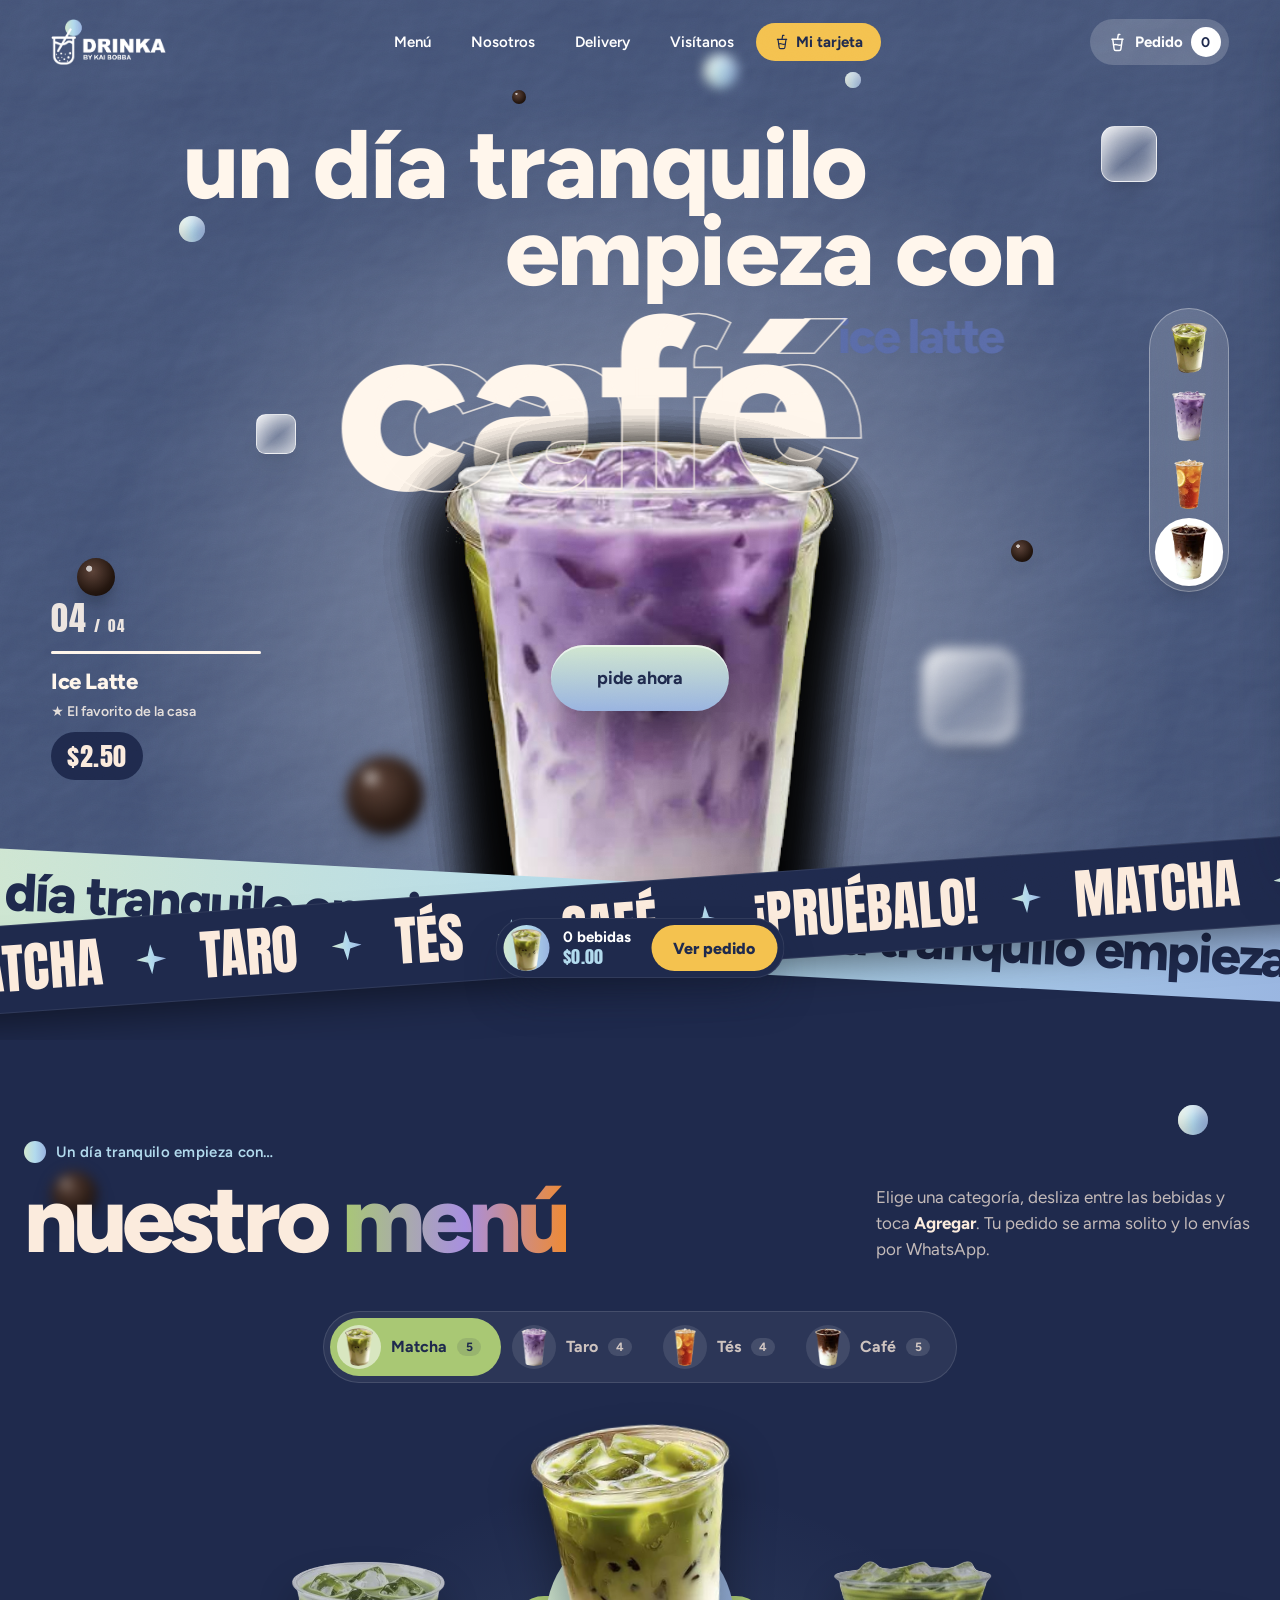
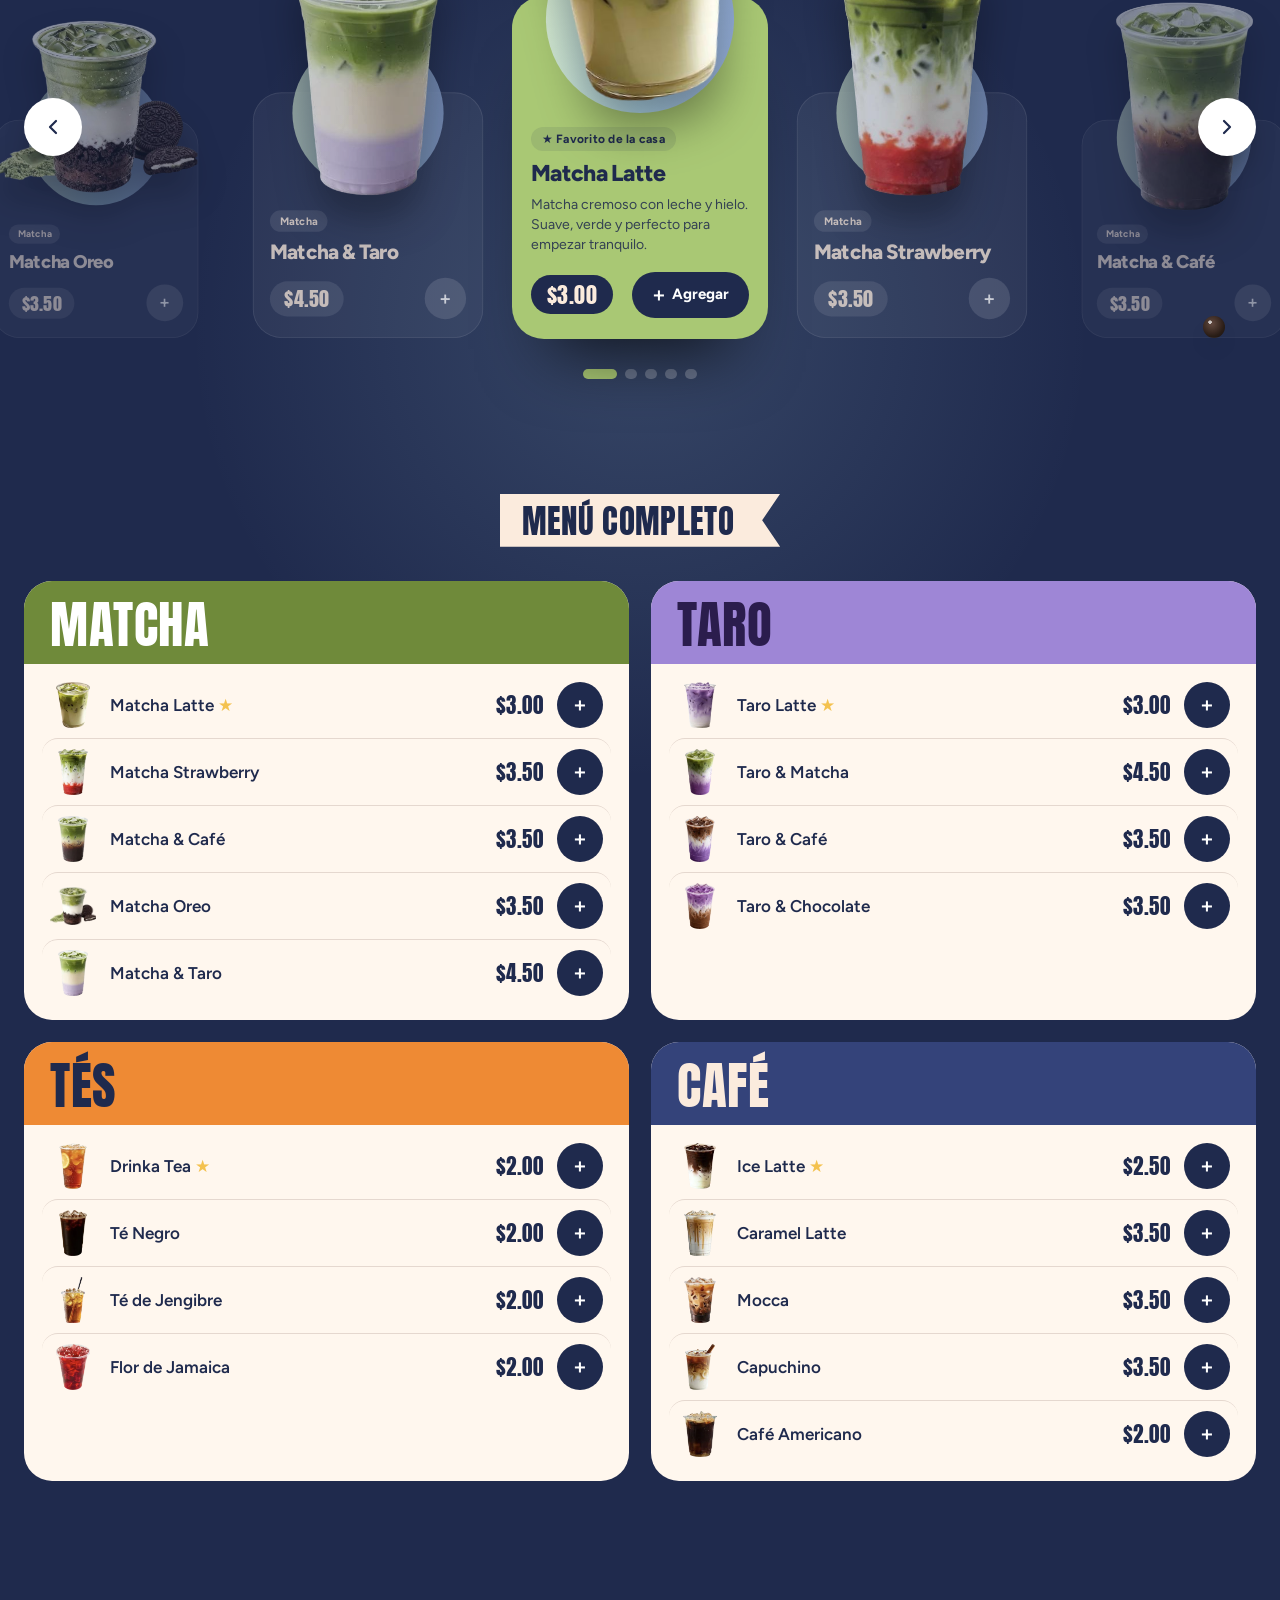
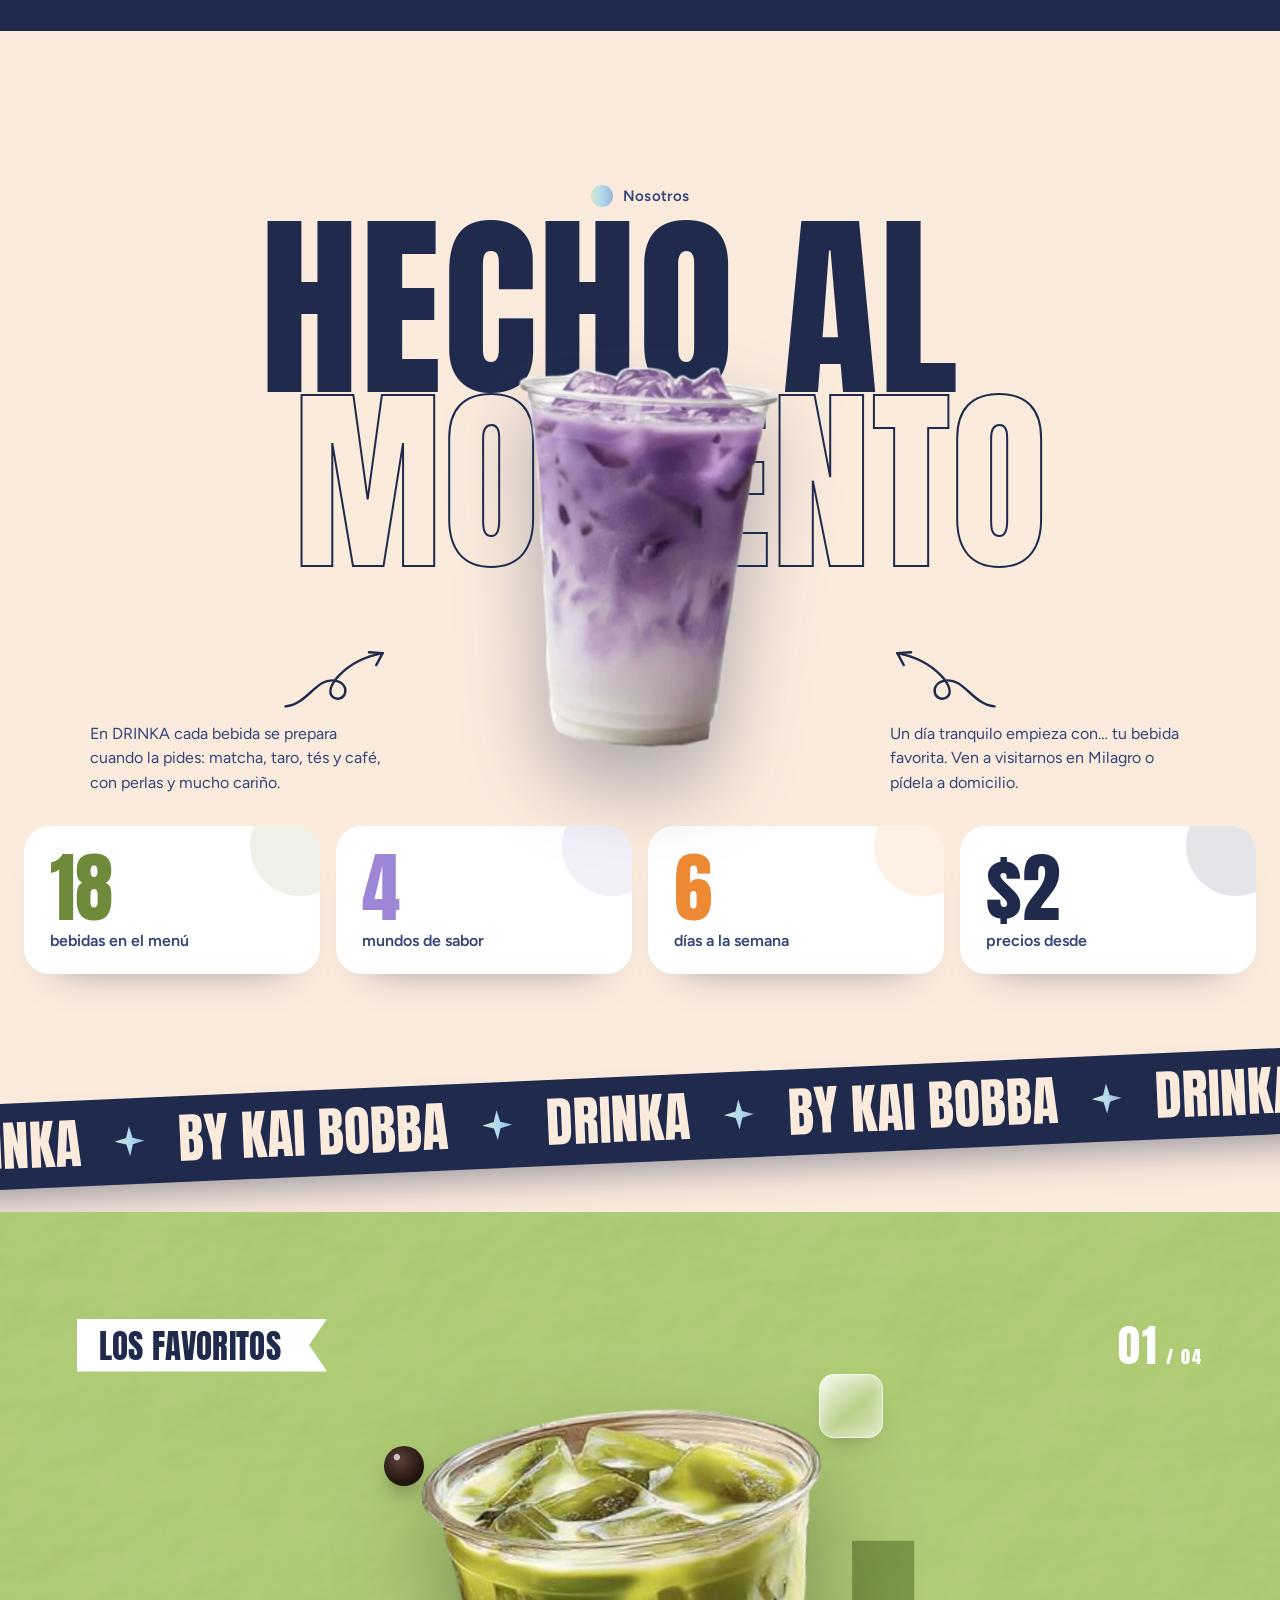
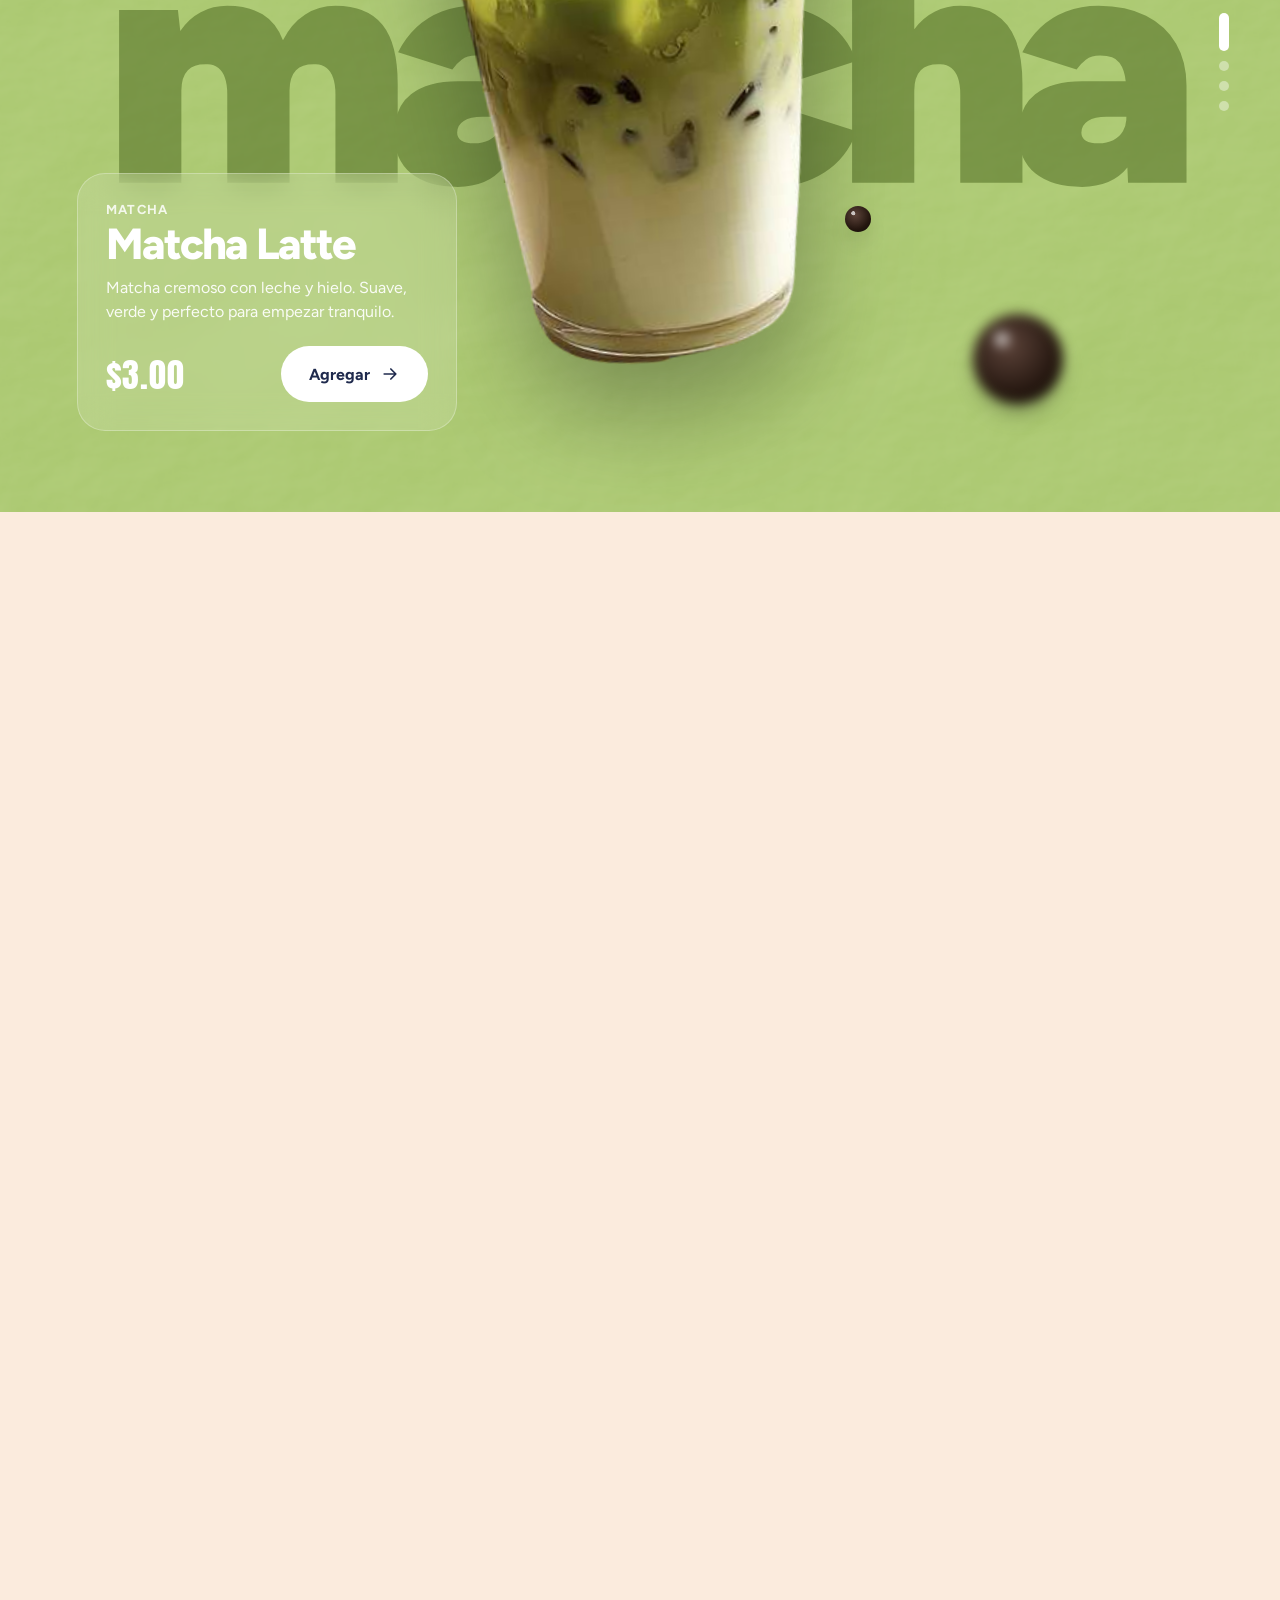
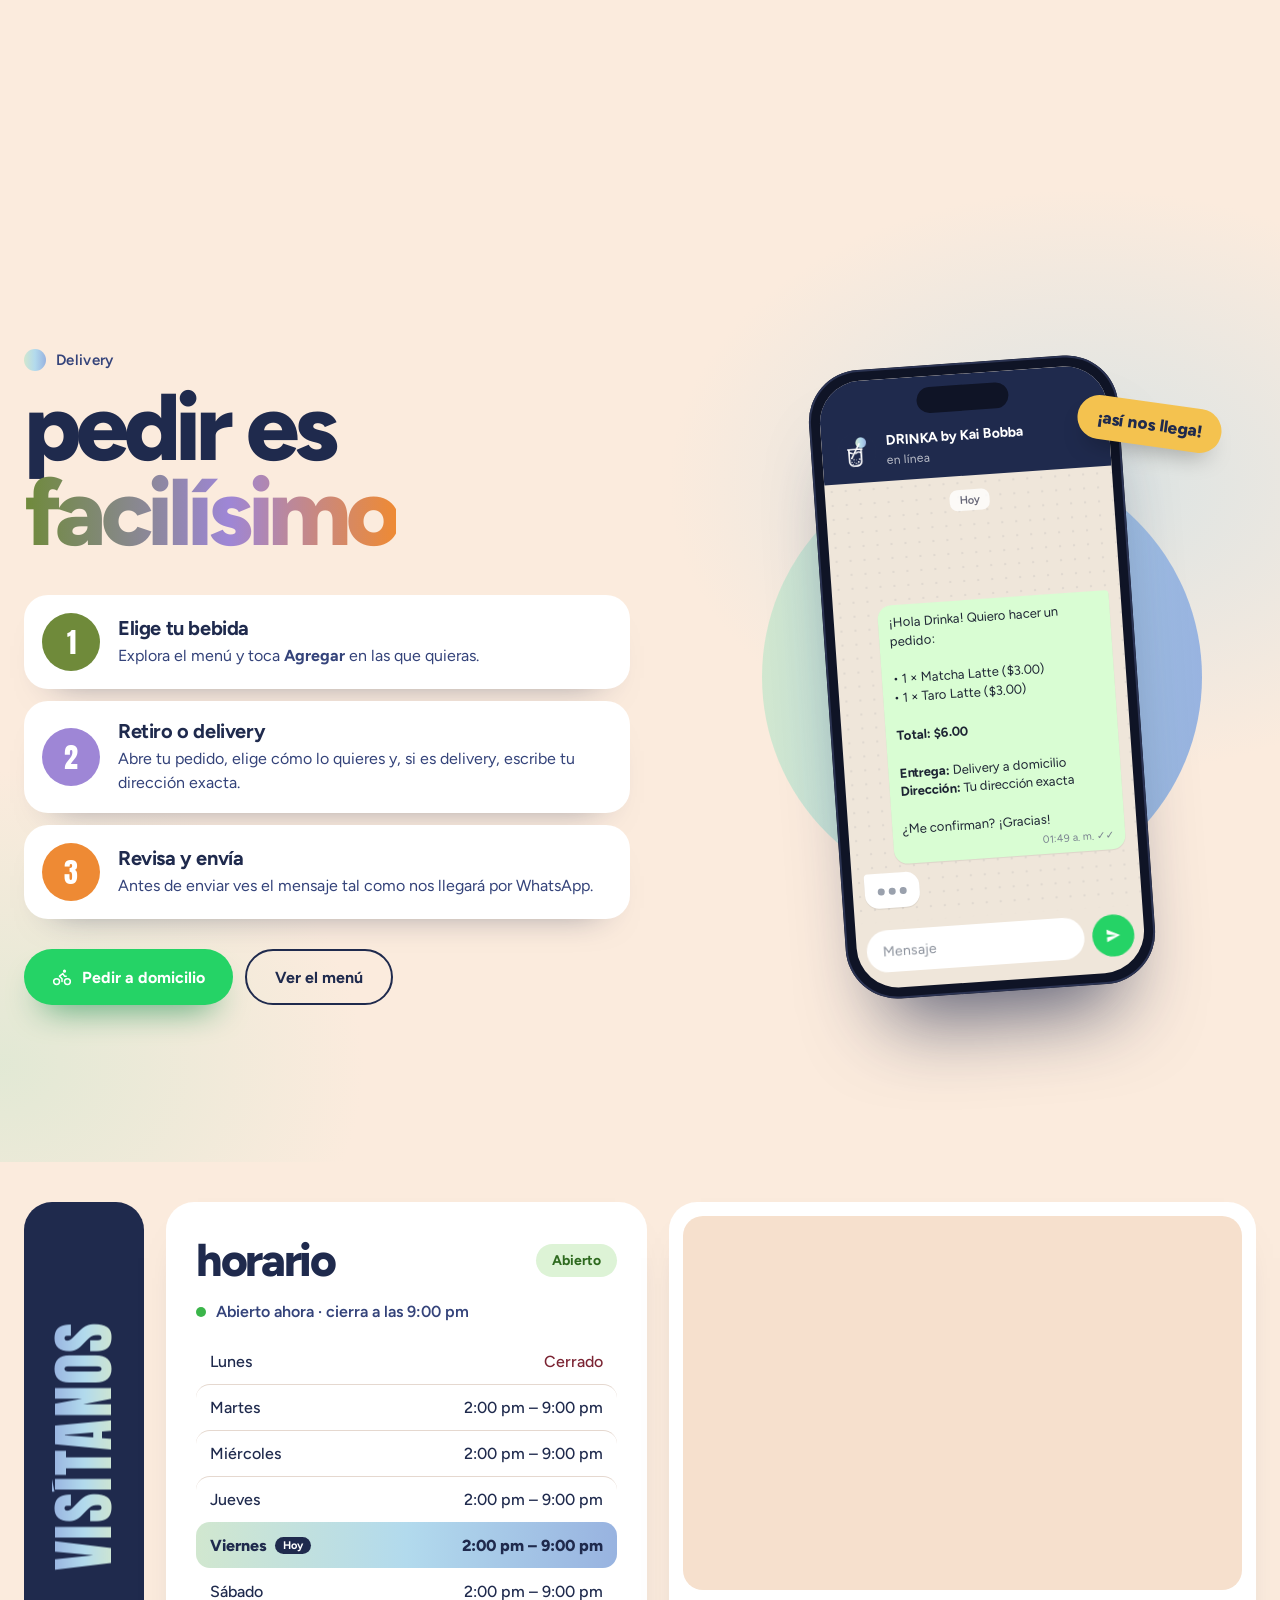
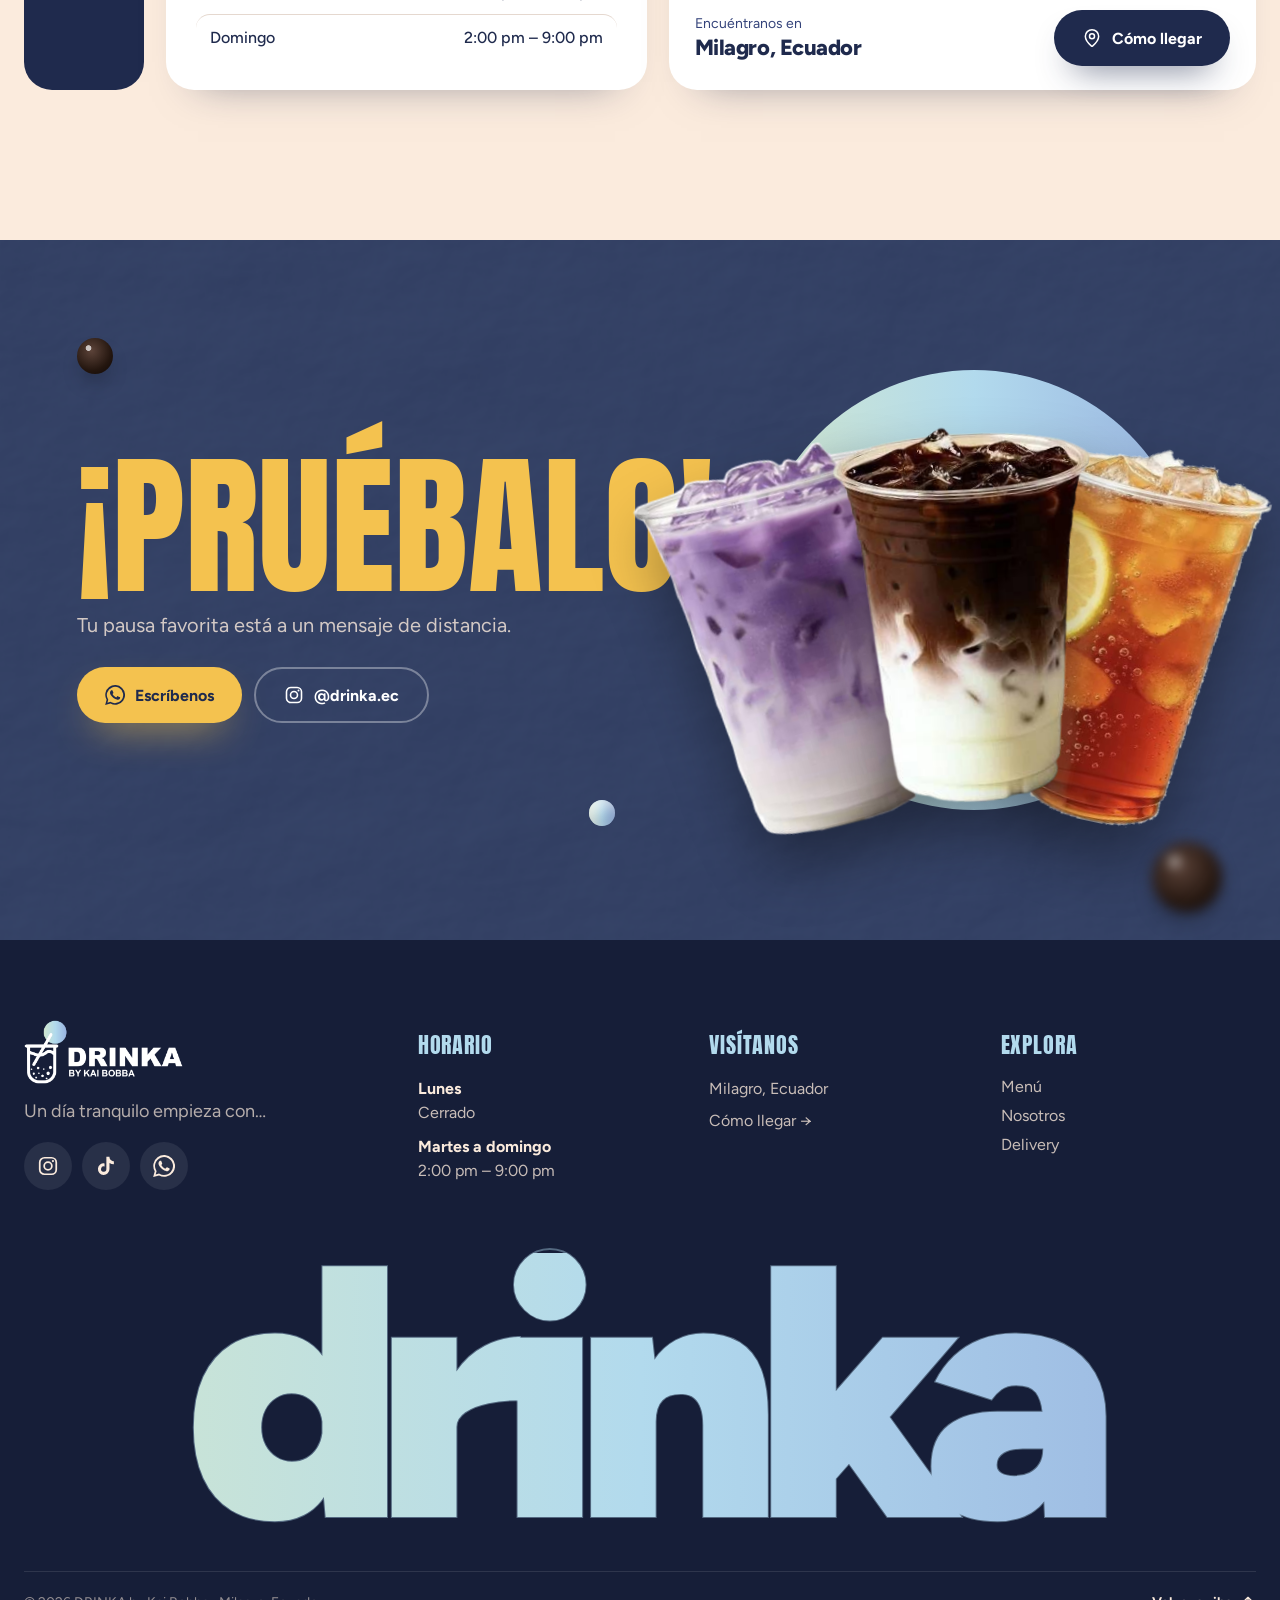
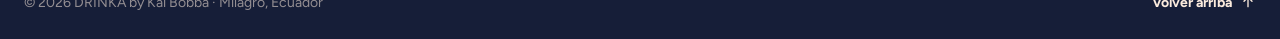
<file: index.html>
<!DOCTYPE html>
<html lang="es">
<head>
<meta charset="UTF-8">
<meta name="viewport" content="width=device-width, initial-scale=1, viewport-fit=cover">
<title>DRINKA by Kai Bobba · Matcha, taro, tés y café</title>
<meta name="description" content="DRINKA by Kai Bobba · Matcha, taro, tés y café en Milagro, Ecuador. Mira el menú, arma tu pedido y envíalo por WhatsApp.">
<meta name="theme-color" content="#1F2A4D">
<meta name="apple-mobile-web-app-title" content="DRINKA">
<meta name="format-detection" content="telephone=no">
<meta property="og:type" content="website">
<meta property="og:title" content="DRINKA by Kai Bobba">
<meta property="og:description" content="Un día tranquilo empieza con… Matcha, taro, tés y café.">
<meta property="og:url" content="https://elohim-desing-ec.github.io/drinka-web/">
<meta property="og:image" content="https://elohim-desing-ec.github.io/drinka-web/assets/og.png">
<meta property="og:image:width" content="1200">
<meta property="og:image:height" content="630">
<meta name="twitter:card" content="summary_large_image">
<link rel="icon" type="image/svg+xml" href="assets/favicon.svg">
<link rel="apple-touch-icon" href="assets/apple-touch-icon.png">
<link rel="preconnect" href="https://fonts.googleapis.com">
<link rel="preconnect" href="https://fonts.gstatic.com" crossorigin>
<link href="https://fonts.googleapis.com/css2?family=Anton&family=Figtree:wght@400;500;600;700;800;900&display=swap" rel="stylesheet">
<link rel="stylesheet" href="styles.css">
<script>
  document.documentElement.classList.add("js");
  try { if (sessionStorage.getItem("drinka-intro")) document.documentElement.classList.add("no-intro"); } catch (e) {}
  // Red de seguridad: pase lo que pase, a los 4 s la página se muestra
  setTimeout(function () {
    document.documentElement.classList.add("no-intro");
    if (document.body) { document.body.classList.add("is-ready"); document.body.classList.remove("is-loading"); }
  }, 4000);
</script>
</head>
<body>

<!-- Íconos -->
<svg class="sprite" aria-hidden="true">
  <defs>
    <linearGradient id="g-perla" x1="0" y1="0" x2="1" y2="0">
      <stop offset="0" stop-color="#D1E7CF"/><stop offset=".5" stop-color="#B2DAED"/><stop offset="1" stop-color="#98B3E0"/>
    </linearGradient>
    <symbol id="i-wa" viewBox="0 0 24 24"><path fill="currentColor" d="M17.5 14.4c-.3-.1-1.8-.9-2-1-.3-.1-.5-.1-.7.1-.2.3-.8 1-.9 1.2-.2.2-.3.2-.6.1-.3-.1-1.3-.5-2.4-1.5-.9-.8-1.5-1.8-1.7-2.1-.2-.3 0-.5.1-.6l.4-.5.3-.5v-.5l-.9-2.2c-.2-.6-.5-.5-.7-.5h-.6c-.2 0-.5.1-.8.4-.3.3-1 1-1 2.5s1.1 2.9 1.2 3.1c.1.2 2.1 3.2 5.1 4.5 2.5 1 3 .8 3.6.7.6-.1 1.8-.7 2-1.4.3-.7.3-1.3.2-1.4l-.6-.4zM12 21.8a9.8 9.8 0 0 1-5-1.4l-.4-.2-3.7 1 1-3.6-.2-.4A9.8 9.8 0 1 1 12 21.8zM20.5 3.5A11.8 11.8 0 0 0 1.9 17.7L.2 24l6.4-1.7A11.8 11.8 0 0 0 20.5 3.5z"/></symbol>
    <symbol id="i-ig" viewBox="0 0 24 24"><g fill="none" stroke="currentColor" stroke-width="1.9"><rect x="3" y="3" width="18" height="18" rx="5.2"/><circle cx="12" cy="12" r="4.2"/></g><circle cx="17.4" cy="6.6" r="1.2" fill="currentColor"/></symbol>
    <symbol id="i-tt" viewBox="0 0 24 24"><path fill="currentColor" d="M19.6 6.7a4.8 4.8 0 0 1-3.8-4.2V2h-3.4v13.4a2.9 2.9 0 1 1-2-2.8V9.2a6.3 6.3 0 1 0 5.4 6.2V8.6a8.2 8.2 0 0 0 4.8 1.5V6.7h-1z"/></symbol>
    <symbol id="i-pin" viewBox="0 0 24 24"><g fill="none" stroke="currentColor" stroke-width="1.8" stroke-linecap="round" stroke-linejoin="round"><path d="M20 10c0 5-5.5 10.2-7.4 11.8a1 1 0 0 1-1.2 0C9.5 20.2 4 15 4 10a8 8 0 0 1 16 0"/><circle cx="12" cy="10" r="3"/></g></symbol>
    <symbol id="i-bag" viewBox="0 0 24 24"><g fill="none" stroke="currentColor" stroke-width="1.8" stroke-linecap="round" stroke-linejoin="round"><path d="m6 8 1.75 12.28a2 2 0 0 0 2 1.72h4.54a2 2 0 0 0 2-1.72L18 8"/><path d="M5 8h14"/><path d="M7 15a6.47 6.47 0 0 1 5 0 6.47 6.47 0 0 0 5 0"/><path d="m12 8 1-6h2"/></g></symbol>
    <symbol id="i-arrow" viewBox="0 0 24 24"><path fill="none" stroke="currentColor" stroke-width="2" stroke-linecap="round" stroke-linejoin="round" d="M5 12h14M13 6l6 6-6 6"/></symbol>
    <symbol id="i-left" viewBox="0 0 24 24"><path fill="none" stroke="currentColor" stroke-width="2.2" stroke-linecap="round" stroke-linejoin="round" d="m15 18-6-6 6-6"/></symbol>
    <symbol id="i-right" viewBox="0 0 24 24"><path fill="none" stroke="currentColor" stroke-width="2.2" stroke-linecap="round" stroke-linejoin="round" d="m9 18 6-6-6-6"/></symbol>
    <symbol id="i-up" viewBox="0 0 24 24"><path fill="none" stroke="currentColor" stroke-width="2" stroke-linecap="round" stroke-linejoin="round" d="M12 19V5M6 11l6-6 6 6"/></symbol>
    <symbol id="i-bike" viewBox="0 0 24 24"><g fill="none" stroke="currentColor" stroke-width="1.8" stroke-linecap="round" stroke-linejoin="round"><circle cx="18.5" cy="17.5" r="3.5"/><circle cx="5.5" cy="17.5" r="3.5"/><circle cx="15" cy="5" r="1"/><path d="M12 17.5V14l-3-3 4-3 2 3h2"/></g></symbol>
    <symbol id="i-store" viewBox="0 0 24 24"><g fill="none" stroke="currentColor" stroke-width="1.8" stroke-linecap="round" stroke-linejoin="round"><path d="M3 9l1.5-5h15L21 9"/><path d="M3 9h18v1.5a3 3 0 0 1-6 0 3 3 0 0 1-6 0 3 3 0 0 1-6 0z"/><path d="M5 13v8h14v-8M10 21v-5h4v5"/></g></symbol>
    <symbol id="i-check" viewBox="0 0 24 24"><path fill="none" stroke="currentColor" stroke-width="2.4" stroke-linecap="round" stroke-linejoin="round" d="m5 12.5 4.5 4.5L19 7.5"/></symbol>
    <symbol id="i-send" viewBox="0 0 24 24"><path fill="currentColor" d="M3.4 20.4 21 12 3.4 3.6 3.4 10l12.6 2-12.6 2z"/></symbol>
  </defs>
</svg>

<!-- ============ INTRO ============ -->
<div class="intro" id="intro" aria-hidden="true">
  <div class="intro__inner">
    <svg class="iso" viewBox="0 0 545 805">
      <circle class="iso__perla" cx="391" cy="154" r="144" fill="url(#g-perla)"/>
      <g fill="none" stroke="#fff" stroke-linecap="round" stroke-linejoin="round">
        <path class="iso__draw iso__cup" pathLength="1" stroke-width="38" d="M55,340 V647 A130,130 0 0 0 185,777 H255 A130,130 0 0 0 385,647 V340"/>
        <path class="iso__draw iso__wave" pathLength="1" stroke-width="36" d="M74,410 C130,420 170,447 205,444 C245,440 275,400 310,400 C335,400 352,410 366,420"/>
      </g>
      <rect class="iso__rim" x="8" y="306" width="424" height="40" rx="20" fill="#fff"/>
      <g class="iso__straw">
        <line x1="205" y1="415" x2="173" y2="471" stroke="#1F2A4D" stroke-width="58"/>
        <line x1="340" y1="180" x2="121" y2="562" stroke="#fff" stroke-width="38" stroke-linecap="round"/>
      </g>
      <g class="iso__pearls" fill="#fff">
        <circle style="--d:0" cx="176" cy="602" r="16"/><circle style="--d:1" cx="331" cy="597" r="19"/>
        <circle style="--d:2" cx="94" cy="620" r="9"/><circle style="--d:3" cx="248" cy="617" r="9"/>
        <circle style="--d:4" cx="302" cy="669" r="21"/><circle style="--d:5" cx="121" cy="673" r="14"/>
        <circle style="--d:6" cx="185" cy="669" r="9"/><circle style="--d:7" cx="232" cy="701" r="16"/>
        <circle style="--d:8" cx="151" cy="724" r="11"/><circle style="--d:9" cx="283" cy="733" r="11"/>
      </g>
    </svg>
    <img class="intro__word" src="assets/wordmark-blanco.png" alt="" width="900" height="240">
  </div>
</div>

<!-- ============ NAVEGACIÓN ============ -->
<header class="nav" id="nav">
  <a class="nav__logo" href="#inicio" aria-label="DRINKA, inicio">
    <img class="nav__logo-w" src="assets/logo-blanco.png" alt="DRINKA by Kai Bobba" width="1100" height="442">
    <img class="nav__logo-b" src="assets/logo-azul.png" alt="" width="1100" height="442">
  </a>
  <nav class="nav__links" id="nav-links" aria-label="Principal">
    <a href="#menu" data-sec="menu">Menú</a>
    <a href="#nosotros" data-sec="nosotros">Nosotros</a>
    <a href="#delivery" data-sec="delivery">Delivery</a>
    <a href="#visitanos" data-sec="visitanos">Visítanos</a>
    <a class="nav__club" href="tarjeta.html"><svg aria-hidden="true"><use href="#i-bag"/></svg>Mi tarjeta</a>
    <a class="nav__wa" data-link="whatsapp" href="#" target="_blank" rel="noopener"><svg aria-hidden="true"><use href="#i-wa"/></svg>Pedir por WhatsApp</a>
  </nav>
  <button class="nav__cart" id="open-cart" type="button">
    <svg aria-hidden="true"><use href="#i-bag"/></svg>
    <span>Pedido</span>
    <b class="nav__count" id="nav-count">0</b>
  </button>
  <button class="nav__burger" id="burger" type="button" aria-label="Abrir menú" aria-expanded="false"><span></span><span></span></button>
</header>

<main>
<!-- ============ HERO ============ -->
<section class="hero" id="inicio">
  <div class="hero__paper" aria-hidden="true"></div>
  <div class="hero__glow" aria-hidden="true"></div>
  <div class="pts" id="pts-back" aria-hidden="true"></div>

  <h1 class="hero__title" id="hero-title">
    <span class="hero__line hero__line--1"><span>un día tranquilo</span></span>
    <span class="hero__line hero__line--2"><span>empieza con</span></span>
    <span class="hero__line hero__line--3">
      <span class="hero__word" id="hero-word">matcha</span><sup class="hero__sup" id="hero-sup">latte</sup>
    </span>
  </h1>

  <div class="hero__stage" id="hero-stage">
    <div class="hero__cup"><img src="PNG/matcha-latte.png" alt="Matcha Latte" width="280" height="384"></div>
  </div>

  <div class="pts pts--front" id="pts-front" aria-hidden="true"></div>

  <a class="hero__cta" id="hero-cta" href="#menu">pide ahora</a>

  <div class="hero__info">
    <p class="hero__count" id="hero-count"><b>01</b> / 04</p>
    <div class="hero__bar"><span id="hero-bar"></span></div>
    <p class="hero__name" id="hero-name">Matcha Latte</p>
    <p class="hero__fav">★ El favorito de la casa</p>
    <span class="hero__price" id="hero-price">$3.00</span>
  </div>

  <div class="hero__flavors" id="hero-flavors" role="tablist" aria-label="Elige un sabor"></div>
</section>

<!-- ============ CINTAS ============ -->
<div class="ribbons" aria-hidden="true">
  <div class="ribbon ribbon--b"><div class="ribbon__track" data-words="un día tranquilo empieza con…"></div></div>
  <div class="ribbon ribbon--a"><div class="ribbon__track" data-words="Matcha|Taro|Tés|Café|¡Pruébalo!"></div></div>
</div>

<!-- ============ MENÚ ============ -->
<section class="menu" id="menu">
  <div class="pts" id="pts-menu" aria-hidden="true"></div>
  <div class="wrap">
    <div class="menu__head reveal">
      <div>
        <p class="eyebrow eyebrow--light">Un día tranquilo empieza con…</p>
        <h2 class="display display--light">nuestro <em>menú</em></h2>
      </div>
      <p class="menu__txt">Elige una categoría, desliza entre las bebidas y toca <b>Agregar</b>. Tu pedido se arma solito y lo envías por WhatsApp.</p>
    </div>

    <div class="tabs reveal" id="tabs" role="tablist" aria-label="Categorías"><span class="tabs__pill" id="tabs-pill"></span></div>

    <div class="carousel reveal" id="carousel" tabindex="0" aria-roledescription="carrusel" aria-label="Bebidas">
      <button class="carousel__arrow carousel__arrow--prev" id="prev" type="button" aria-label="Bebida anterior"><svg><use href="#i-left"/></svg></button>
      <div class="carousel__track" id="track"></div>
      <button class="carousel__arrow carousel__arrow--next" id="next" type="button" aria-label="Bebida siguiente"><svg><use href="#i-right"/></svg></button>
    </div>
    <div class="carousel__dots" id="cdots"></div>

    <div class="full">
      <h3 class="flag reveal">Menú completo</h3>
      <div class="blocks" id="blocks"></div>
    </div>
  </div>
</section>

<!-- ============ NOSOTROS ============ -->
<section class="quality" id="nosotros">
  <div class="quality__stage">
    <p class="eyebrow quality__kicker reveal">Nosotros</p>
    <h2 class="quality__title" aria-label="Hecho al momento">
      <span id="q-l1">Hecho al</span>
      <span id="q-l2">momento</span>
    </h2>
    <img class="quality__cup" id="q-cup" src="PNG/taro-latte.png" alt="" loading="lazy">

    <div class="quality__note quality__note--l reveal">
      <svg class="doodle" viewBox="0 0 120 80" aria-hidden="true"><g fill="none" stroke="currentColor" stroke-width="2.6" stroke-linecap="round" stroke-linejoin="round"><path pathLength="1" d="M6 72 C30 70 40 40 60 44 C80 48 70 70 58 62 C46 54 70 22 112 14"/><path pathLength="1" d="M112 14 l-15 -1 M112 14 l-7 13"/></g></svg>
      <p>En DRINKA cada bebida se prepara cuando la pides: matcha, taro, tés y café, con perlas y mucho cariño.</p>
    </div>
    <div class="quality__note quality__note--r reveal" style="--d:1">
      <svg class="doodle" viewBox="0 0 120 80" aria-hidden="true"><g fill="none" stroke="currentColor" stroke-width="2.6" stroke-linecap="round" stroke-linejoin="round"><path pathLength="1" d="M6 72 C30 70 40 40 60 44 C80 48 70 70 58 62 C46 54 70 22 112 14"/><path pathLength="1" d="M112 14 l-15 -1 M112 14 l-7 13"/></g></svg>
      <p>Un día tranquilo empieza con… tu bebida favorita. Ven a visitarnos en Milagro o pídela a domicilio.</p>
    </div>
  </div>

  <div class="wrap stats" id="stats"></div>

  <div class="ribbon ribbon--solo" aria-hidden="true"><div class="ribbon__track" data-words="DRINKA|by Kai Bobba"></div></div>
</section>

<!-- ============ FAVORITOS (scroll) ============ -->
<section class="favs" id="favs">
  <div class="favs__sticky">
    <div class="favs__bg" id="favs-bg"></div>
    <div class="favs__paper" aria-hidden="true"></div>
    <div class="pts" id="pts-favs" aria-hidden="true"></div>
    <div class="favs__top">
      <h2 class="flag flag--light">Los favoritos</h2>
      <p class="favs__count" id="favs-count"><b>01</b> / 04</p>
    </div>
    <div class="favs__big" id="favs-big" aria-hidden="true">matcha</div>
    <div class="favs__cups" id="favs-cups"></div>
    <div class="favs__card" id="favs-card">
      <p class="favs__cat" id="favs-cat">Matcha</p>
      <h3 class="favs__name" id="favs-name">Matcha Latte</h3>
      <p class="favs__desc" id="favs-desc"></p>
      <div class="favs__row">
        <span class="favs__price" id="favs-price">$3.00</span>
        <button class="btn btn--light" id="favs-add" type="button">Agregar <svg><use href="#i-arrow"/></svg></button>
      </div>
    </div>
    <div class="favs__dots" id="favs-dots" aria-hidden="true"></div>
  </div>
</section>

<!-- ============ DELIVERY ============ -->
<section class="delivery" id="delivery">
  <div class="wrap delivery__grid">
    <div class="delivery__copy">
      <div class="reveal">
        <p class="eyebrow">Delivery</p>
        <h2 class="display">pedir es <em>facilísimo</em></h2>
      </div>
      <ol class="steps">
        <li class="step reveal" style="--d:0;--c:#6F8A3A"><span class="step__n">1</span><div><h3>Elige tu bebida</h3><p>Explora el menú y toca <b>Agregar</b> en las que quieras.</p></div></li>
        <li class="step reveal" style="--d:1;--c:#9E86D6"><span class="step__n">2</span><div><h3>Retiro o delivery</h3><p>Abre tu pedido, elige cómo lo quieres y, si es delivery, escribe tu dirección exacta.</p></div></li>
        <li class="step reveal" style="--d:2;--c:#EE8A34"><span class="step__n">3</span><div><h3>Revisa y envía</h3><p>Antes de enviar ves el mensaje tal como nos llegará por WhatsApp.</p></div></li>
      </ol>
      <div class="delivery__cta reveal">
        <a class="btn btn--wa" id="delivery-cta" href="#menu"><svg><use href="#i-bike"/></svg>Pedir a domicilio</a>
        <a class="btn btn--ghost" href="#menu">Ver el menú</a>
      </div>
    </div>

    <div class="phone-wrap reveal" style="--d:1">
      <span class="sticker">¡así nos llega!</span>
      <div class="phone" id="phone">
        <div class="phone__island"></div>
        <div class="phone__screen">
          <div class="phone__bar">
            <img src="assets/apple-touch-icon.png" alt="" width="180" height="180">
            <div><b>DRINKA by Kai Bobba</b><small>en línea</small></div>
          </div>
          <div class="phone__chat">
            <p class="phone__day">Hoy</p>
            <div class="bubble bubble--out" id="chat-msg"></div>
            <div class="bubble bubble--in" id="chat-reply" hidden></div>
          </div>
          <div class="phone__input"><span>Mensaje</span><i><svg><use href="#i-send"/></svg></i></div>
        </div>
      </div>
    </div>
  </div>
</section>

<!-- ============ VISÍTANOS ============ -->
<section class="visit" id="visitanos">
  <div class="wrap visit__grid">
    <div class="visit__label reveal"><span>Visítanos</span></div>
    <div class="card hours reveal" style="--d:1">
      <div class="card__head">
        <h3 class="card__title">Horario</h3>
        <span class="pill" id="pill">—</span>
      </div>
      <p class="status" id="status"><span class="status__dot"></span><span id="status-text">Cargando…</span></p>
      <ul class="hours__list" id="hours"></ul>
    </div>
    <div class="card map reveal" style="--d:2">
      <div class="map__frame">
        <iframe title="Ubicación de DRINKA" loading="lazy" referrerpolicy="no-referrer-when-downgrade"
          src="https://maps.google.com/maps?q=-2.138061,-79.593803&z=16&output=embed"></iframe>
      </div>
      <div class="map__foot">
        <div>
          <p class="map__label">Encuéntranos en</p>
          <p class="map__addr" data-text="direccion">Milagro, Ecuador</p>
        </div>
        <a class="btn btn--navy" data-link="mapa" href="#" target="_blank" rel="noopener"><svg><use href="#i-pin"/></svg>Cómo llegar</a>
      </div>
    </div>
  </div>
</section>

<!-- ============ CTA FINAL ============ -->
<section class="final">
  <div class="pts" id="pts-final" aria-hidden="true"></div>
  <div class="final__inner">
    <h2 class="final__title reveal">¡Pruébalo!</h2>
    <p class="final__txt reveal">Tu pausa favorita está a un mensaje de distancia.</p>
    <div class="final__btns reveal">
      <a class="btn btn--gold" data-link="whatsapp" href="#" target="_blank" rel="noopener"><svg><use href="#i-wa"/></svg>Escríbenos</a>
      <a class="btn btn--ghost-light" data-link="instagram" href="#" target="_blank" rel="noopener"><svg><use href="#i-ig"/></svg>@drinka.ec</a>
    </div>
  </div>
  <div class="final__cups" aria-hidden="true">
    <img src="PNG/taro-latte.png" alt="" loading="lazy" style="--r:-14deg;--x:-118%;--y:6%">
    <img src="PNG/drinka-tea.png" alt="" loading="lazy" style="--r:12deg;--x:18%;--y:4%">
    <img src="PNG/ice-latte.png" alt="" loading="lazy" style="--r:-3deg;--x:-52%;--y:-2%;z-index:2">
  </div>
</section>
</main>

<!-- ============ FOOTER ============ -->
<footer class="foot">
  <div class="wrap foot__top">
    <div class="foot__brand">
      <img class="foot__logo" src="assets/logo-blanco.png" alt="DRINKA by Kai Bobba" width="1100" height="442" loading="lazy">
      <p>Un día tranquilo empieza con…</p>
      <div class="foot__social">
        <a data-link="instagram" href="#" target="_blank" rel="noopener" aria-label="Instagram"><svg><use href="#i-ig"/></svg></a>
        <a data-link="tiktok" href="#" target="_blank" rel="noopener" aria-label="TikTok"><svg><use href="#i-tt"/></svg></a>
        <a data-link="whatsapp" href="#" target="_blank" rel="noopener" aria-label="WhatsApp"><svg><use href="#i-wa"/></svg></a>
      </div>
    </div>
    <div class="foot__col">
      <h4>Horario</h4>
      <div id="foot-hours"></div>
    </div>
    <div class="foot__col">
      <h4>Visítanos</h4>
      <p data-text="direccion">Milagro, Ecuador</p>
      <a class="foot__link" data-link="mapa" href="#" target="_blank" rel="noopener">Cómo llegar →</a>
    </div>
    <div class="foot__col">
      <h4>Explora</h4>
      <a class="foot__link" href="#menu">Menú</a>
      <a class="foot__link" href="#nosotros">Nosotros</a>
      <a class="foot__link" href="#delivery">Delivery</a>
    </div>
  </div>
  <div class="foot__giant reveal" data-text="drinka" aria-hidden="true">drinka</div>
  <div class="wrap foot__bottom">
    <p>© <span id="year">2026</span> DRINKA by Kai Bobba · Milagro, Ecuador</p>
    <a href="#inicio" class="foot__up">Volver arriba <svg><use href="#i-up"/></svg></a>
  </div>
</footer>

<!-- ============ BARRA DEL PEDIDO ============ -->
<div class="cartbar" id="cartbar" aria-hidden="true">
  <span class="cartbar__img"><img id="cartbar-img" src="assets/vasos/matcha-latte-mini.webp" alt=""></span>
  <div class="cartbar__info"><b id="cartbar-count">0 bebidas</b><span id="cartbar-total">$0.00</span></div>
  <button class="cartbar__btn" id="cartbar-open" type="button" tabindex="-1">Ver pedido</button>
</div>

<!-- ============ PEDIDO ============ -->
<div class="scrim" id="scrim" hidden></div>
<aside class="drawer" id="drawer" aria-label="Tu pedido" aria-hidden="true">
  <span class="drawer__handle" aria-hidden="true"></span>
  <div class="drawer__head">
    <div><p class="step-label">Paso 1 de 2</p><h2>Tu pedido</h2></div>
    <button class="drawer__close" id="close-cart" type="button" aria-label="Cerrar">×</button>
  </div>
  <ul class="drawer__list" id="cart-list"></ul>
  <div class="drawer__empty" id="cart-empty">
    <img src="PNG/matcha-latte.png" alt="">
    <p>Tu pedido está vacío.<br>Agrega algo rico del menú.</p>
    <a class="btn btn--navy" href="#menu" id="empty-go">Ver el menú</a>
  </div>
  <div class="drawer__foot">
    <div class="drawer__total"><span>Total</span><b id="cart-total">$0.00</b></div>
    <button class="btn btn--navy btn--block" id="cart-next" type="button">Continuar con el pedido <svg><use href="#i-arrow"/></svg></button>
    <button class="drawer__clear" id="cart-clear" type="button">Vaciar pedido</button>
  </div>
</aside>

<!-- ============ FINALIZAR PEDIDO ============ -->
<div class="checkout" id="checkout" role="dialog" aria-modal="true" aria-labelledby="co-title" aria-hidden="true">
  <div class="checkout__panel">
    <header class="checkout__head">
      <button class="checkout__back" id="co-back" type="button" aria-label="Volver a tu pedido"><svg><use href="#i-left"/></svg></button>
      <div><p class="step-label">Paso 2 de 2</p><h2 id="co-title" tabindex="-1">Finaliza tu pedido</h2></div>
      <button class="drawer__close" id="co-close" type="button" aria-label="Cerrar">×</button>
    </header>

    <div class="checkout__body">
      <form class="checkout__form" id="co-form" novalidate>
        <fieldset class="field">
          <legend>¿Cómo quieres tu pedido?</legend>
          <div class="mode">
            <label class="mode__opt"><input type="radio" name="modo" value="retiro" checked><span><svg><use href="#i-store"/></svg><b>Retiro en el local</b><small>Pasas a recogerlo</small></span></label>
            <label class="mode__opt"><input type="radio" name="modo" value="delivery"><span><svg><use href="#i-bike"/></svg><b>Delivery</b><small>Te lo llevamos</small></span></label>
          </div>
        </fieldset>

        <label class="field">
          <span>Tu nombre <i>(opcional)</i></span>
          <input id="co-nombre" autocomplete="name" placeholder="¿A nombre de quién?" maxlength="60">
        </label>

        <div class="delivery-fields" id="co-delivery" hidden>
          <label class="field" id="co-dir-field">
            <span>Dirección exacta <b class="req">*</b></span>
            <textarea id="co-direccion" rows="2" autocomplete="street-address" maxlength="200" placeholder="Ciudadela o barrio, calle principal, número de casa…"></textarea>
            <em class="field__error">Escribe tu dirección exacta para enviarte el pedido.</em>
          </label>
          <label class="field">
            <span>Referencia <i>(opcional)</i></span>
            <input id="co-referencia" maxlength="120" placeholder="Ej.: casa blanca de dos pisos, junto a la farmacia">
          </label>
          <button class="geo" id="co-geo" type="button"><svg><use href="#i-pin"/></svg><span>Agregar mi ubicación actual</span></button>
          <p class="field__hint">El valor del delivery te lo confirmamos por WhatsApp.</p>
        </div>

        <label class="field">
          <span>Nota para tu pedido <i>(opcional)</i></span>
          <input id="co-nota" maxlength="140" placeholder="Ej.: poco hielo, menos dulce">
        </label>
      </form>

      <div class="preview">
        <p class="preview__label"><svg><use href="#i-wa"/></svg>Así llegará tu mensaje a WhatsApp</p>
        <div class="wa">
          <div class="wa__bar">
            <img src="assets/apple-touch-icon.png" alt="" width="180" height="180">
            <div><b>DRINKA by Kai Bobba</b><small>en línea</small></div>
          </div>
          <div class="wa__chat"><div class="bubble bubble--out" id="co-preview"></div></div>
        </div>
        <p class="preview__note">Al tocar <b>Enviar</b> se abre WhatsApp con este mensaje listo. Solo presionas enviar.</p>
      </div>
    </div>

    <footer class="checkout__foot">
      <div class="checkout__total"><span>Total</span><b id="co-total">$0.00</b></div>
      <a class="btn btn--wa" id="co-send" href="#" target="_blank" rel="noopener"><svg><use href="#i-wa"/></svg>Enviar por WhatsApp</a>
    </footer>

    <div class="checkout__done" aria-live="polite">
      <div>
        <span class="done__icon"><svg><use href="#i-check"/></svg></span>
        <h3>¡Listo! Te abrimos WhatsApp</h3>
        <p>Solo presiona <b>enviar</b> en WhatsApp y te confirmamos tu pedido por ahí.</p>
        <div class="done__btns">
          <button class="btn btn--navy" id="co-finish" type="button">Vaciar pedido y volver</button>
          <button class="btn btn--ghost" id="co-again" type="button">Volver a revisar</button>
        </div>
      </div>
    </div>
  </div>
</div>

<div class="toast" id="toast" role="status" aria-live="polite"></div>

<script src="script.js"></script>
</body>
</html>
</file>
<file: styles.css>
/* =========================================================
   DRINKA by Kai Bobba · sitio web
   Paleta de la tarjeta DRINKA y los menús
   ========================================================= */
:root {
  --navy: #1F2A4D;
  --navy-2: #161E38;
  --navy-3: #34437A;
  --cream: #FBEBDD;
  --cream-2: #F6E0CD;
  --paper: #FFF7EE;
  --white: #FFFFFF;
  --matcha: #6F8A3A;
  --taro: #9E86D6;
  --te: #EE8A34;
  --gold: #F4C24F;
  --line: #E5D8CF;
  --perla: linear-gradient(90deg, #D1E7CF, #B2DAED 50%, #98B3E0);

  --display: "Figtree", system-ui, sans-serif;
  --block: "Anton", "Arial Narrow", sans-serif;
  --ease: cubic-bezier(.2, .75, .2, 1);
  --io: cubic-bezier(.76, 0, .24, 1);
  --spring: cubic-bezier(.34, 1.56, .64, 1);
  --radius: 28px;
  --wrap: 1240px;

  /* papel arrugado */
  --crumple: url("assets/texturas/papel.jpg");
  /* grano fino */
  --noise: url("assets/texturas/grano.jpg");
}

*, *::before, *::after { box-sizing: border-box; }
html { scroll-behavior: smooth; -webkit-text-size-adjust: 100%; }
body {
  margin: 0;
  font-family: var(--display);
  color: var(--navy);
  background: var(--cream);
  -webkit-font-smoothing: antialiased;
  overflow-x: hidden;
}
body::after {
  content: ""; position: fixed; inset: 0; z-index: 300; pointer-events: none;
  background: var(--noise); opacity: .06; mix-blend-mode: overlay;
}
::selection { background: #A88FE0; color: #fff; }
img { display: block; max-width: 100%; }
a { color: inherit; text-decoration: none; }
button { font: inherit; color: inherit; cursor: pointer; border: 0; background: none; }
svg { width: 1em; height: 1em; }
.sprite { position: absolute; width: 0; height: 0; overflow: hidden; }
.wrap { width: min(var(--wrap), 100% - 48px); margin-inline: auto; }
:focus-visible { outline: 3px solid var(--gold); outline-offset: 3px; border-radius: 12px; }
.is-loading { overflow: hidden; }
section[id] { scroll-margin-top: 64px; }

/* ---------- Tipos ---------- */
.eyebrow {
  display: inline-flex; align-items: center; gap: 10px;
  margin: 0 0 14px;
  font-weight: 600; font-size: 15px; letter-spacing: .02em;
  color: var(--navy-3);
}
.eyebrow::before { content: ""; width: 22px; height: 22px; border-radius: 50%; background: var(--perla); }
.eyebrow--light { color: #B2DAED; }
.display {
  margin: 0;
  font-weight: 800;
  font-size: clamp(46px, 7.4vw, 112px);
  line-height: .9;
  letter-spacing: -.055em;
  text-transform: lowercase;
}
.display em {
  font-style: normal;
  background: linear-gradient(90deg, #6F8A3A, #9E86D6 55%, #EE8A34);
  -webkit-background-clip: text; background-clip: text; color: transparent;
}
.display--light { color: var(--cream); }
.display--light em { background: linear-gradient(90deg, #A9C874, #A88FE0 55%, #EE8A34); -webkit-background-clip: text; background-clip: text; }

/* Etiqueta tipo bandera */
.flag {
  display: inline-block; margin: 0;
  padding: 10px 46px 8px 22px;
  font-family: var(--block); font-weight: 400; font-size: clamp(24px, 2.6vw, 34px);
  text-transform: uppercase; letter-spacing: .01em; line-height: 1.05;
  background: var(--cream); color: var(--navy);
  clip-path: polygon(0 0, 100% 0, calc(100% - 18px) 50%, 100% 100%, 0 100%);
}
.flag--light { background: var(--white); }

/* ---------- Botones ---------- */
.btn {
  display: inline-flex; align-items: center; justify-content: center; gap: 10px;
  height: 56px; padding: 0 28px;
  border-radius: 999px;
  font-weight: 700; font-size: 16px; white-space: nowrap;
  transition: transform .35s var(--spring), box-shadow .35s, background .3s, color .3s;
}
.btn svg { width: 20px; height: 20px; }
.btn:hover { transform: translateY(-3px); }
.btn:active { transform: translateY(0) scale(.97); }
.btn--wa { background: #25D366; color: var(--white); box-shadow: 0 18px 34px -18px #128C4A; }
.btn--navy { background: var(--navy); color: var(--white); box-shadow: 0 18px 34px -18px rgba(31,42,77,.8); }
.btn--gold { background: var(--gold); color: var(--navy); box-shadow: 0 18px 40px -18px rgba(244,194,79,.9); }
.btn--ghost { border: 2px solid var(--navy); color: var(--navy); }
.btn--ghost:hover { background: var(--navy); color: var(--white); }
.btn--ghost-light { border: 2px solid rgba(255,255,255,.35); color: var(--white); }
.btn--ghost-light:hover { background: rgba(255,255,255,.1); }
.btn--light { background: var(--white); color: var(--navy); }
.btn--block { width: 100%; }

/* =========================================================
   INTRO
   ========================================================= */
.intro { display: none; }
.js .intro {
  position: fixed; inset: 0; z-index: 200;
  display: grid; place-items: center;
  background: var(--navy);
  clip-path: inset(0 0 0 0);
  transition: clip-path 1s var(--io);
}
.no-intro .intro { display: none; }
.intro.is-out { clip-path: inset(0 0 100% 0); }
.intro__inner { display: flex; flex-direction: column; align-items: center; gap: 28px; transition: transform 1s var(--io), opacity .5s; }
.intro.is-out .intro__inner { transform: translateY(-90px); opacity: 0; }
.iso { width: clamp(84px, 10vw, 124px); height: auto; overflow: visible; }
.iso__draw { stroke-dasharray: 1; stroke-dashoffset: 1; animation: draw .9s var(--ease) forwards; }
.iso__wave { animation-delay: .45s; }
@keyframes draw { to { stroke-dashoffset: 0; } }
.iso__rim { transform-box: fill-box; transform-origin: center; transform: scaleX(0); animation: grow .6s var(--ease) .1s forwards; }
@keyframes grow { to { transform: scaleX(1); } }
.iso__straw { opacity: 0; transform: translate(80px, -140px); animation: straw .8s var(--spring) .7s forwards; }
@keyframes straw { to { opacity: 1; transform: none; } }
.iso__perla, .iso__pearls circle { transform-box: fill-box; transform-origin: center; transform: scale(0); }
.iso__perla { animation: pop .8s var(--spring) .9s forwards; }
.iso__pearls circle { animation: pop .5s var(--spring) forwards; animation-delay: calc(1s + var(--d) * 55ms); }
@keyframes pop { to { transform: scale(1); } }
.intro__word { width: clamp(170px, 20vw, 260px); height: auto; opacity: 0; transform: translateY(16px); animation: wordIn .8s var(--ease) 1.15s forwards; }
@keyframes wordIn { to { opacity: 1; transform: none; } }

/* =========================================================
   NAVEGACIÓN
   ========================================================= */
.nav {
  position: fixed; inset: 0 0 auto; z-index: 50;
  display: flex; align-items: center; gap: 28px;
  height: 84px; padding: 0 clamp(20px, 4vw, 56px);
  color: var(--white);
  transition: background .4s, color .4s, height .4s, box-shadow .4s;
}
.nav--solid {
  height: 70px;
  background: rgba(251, 235, 221, .86);
  -webkit-backdrop-filter: blur(14px) saturate(1.4); backdrop-filter: blur(14px) saturate(1.4);
  color: var(--navy);
  box-shadow: 0 1px 0 rgba(31,42,77,.08);
}
.nav__logo { position: relative; height: 46px; width: 115px; flex: none; }
.nav__logo img { position: absolute; inset: 0; height: 100%; width: auto; transition: opacity .4s; }
.nav__logo-b { opacity: 0; }
.nav--solid .nav__logo-w { opacity: 0; }
.nav--solid .nav__logo-b { opacity: 1; }
.nav__links { display: flex; gap: 4px; margin: 0 auto; padding: 5px; border-radius: 999px; }
.nav__links a { padding: 10px 18px; border-radius: 999px; font-weight: 600; font-size: 15px; transition: background .3s, color .3s; }
.nav__links a:hover { background: rgba(255,255,255,.16); }
.nav__links a.is-active { background: var(--white); color: var(--navy); }
.nav--solid .nav__links a:hover { background: rgba(31,42,77,.07); }
.nav--solid .nav__links a.is-active { background: var(--navy); color: var(--white); }
.nav__cart {
  display: inline-flex; align-items: center; gap: 8px;
  height: 46px; padding: 0 8px 0 18px; border-radius: 999px;
  background: rgba(255,255,255,.18);
  font-weight: 700; font-size: 15px;
  transition: background .3s, transform .3s var(--spring);
}
.nav__cart svg { width: 19px; height: 19px; }
.nav--solid .nav__cart { background: var(--navy); color: var(--white); }
.nav__cart:hover { transform: scale(1.04); }
.nav__count {
  display: grid; place-items: center;
  min-width: 30px; height: 30px; padding: 0 8px; border-radius: 999px;
  background: var(--white); color: var(--navy); font-size: 14px;
}
.is-bump { animation: bump .55s var(--spring); }
@keyframes bump { 40% { transform: scale(1.35); } }
.nav__burger { display: none; width: 46px; height: 46px; border-radius: 50%; background: rgba(255,255,255,.18); position: relative; }
.nav--solid .nav__burger { background: rgba(31,42,77,.08); }
.nav__burger span { position: absolute; left: 14px; right: 14px; height: 2px; border-radius: 2px; background: currentColor; transition: transform .35s var(--ease); }
.nav__burger span:first-child { top: 19px; }
.nav__burger span:last-child { top: 26px; }
.nav.is-open .nav__burger span:first-child { transform: translateY(3.5px) rotate(45deg); }
.nav.is-open .nav__burger span:last-child { transform: translateY(-3.5px) rotate(-45deg); }

/* =========================================================
   PARTÍCULAS (perlas, burbujas y hielo)
   ========================================================= */
.pts { position: absolute; inset: 0; z-index: 0; pointer-events: none; overflow: hidden; }
.pts--front { z-index: 4; }
.pt {
  position: absolute; left: var(--x); top: var(--y); width: var(--s); height: var(--s);
  translate: calc(var(--mx, 0) * var(--d) * 60px) calc(var(--my, 0) * var(--d) * 60px);
  transition: translate 1.2s var(--ease);
}
.pt > i { display: block; width: 100%; height: 100%; animation: bob var(--t) ease-in-out var(--dl) infinite alternate; }
@keyframes bob { from { transform: translateY(-12px) rotate(var(--r)); } to { transform: translateY(12px) rotate(calc(var(--r) * -1)); } }
.pt--pearl > i {
  border-radius: 50%;
  background:
    radial-gradient(circle at 32% 28%, rgba(255,255,255,.7) 0 7%, transparent 9%),
    radial-gradient(circle at 40% 35%, #5c4339, #24160f 62%, #0e0806);
  box-shadow: 0 12px 22px -8px rgba(0,0,0,.45);
}
.pt--bubble > i {
  border-radius: 50%;
  background: var(--perla);
  box-shadow: inset -6px -8px 14px rgba(31,42,77,.18), inset 6px 6px 12px rgba(255,255,255,.65);
}
.pt--ice > i {
  border-radius: 24%;
  background: linear-gradient(140deg, rgba(255,255,255,.85), rgba(255,255,255,.18) 55%, rgba(255,255,255,.45));
  border: 1.5px solid rgba(255,255,255,.75);
  box-shadow: inset 0 0 18px rgba(255,255,255,.55), 0 14px 24px -12px rgba(0,0,0,.25);
}
.pt--blur { filter: blur(6px); }

/* =========================================================
   HERO
   ========================================================= */
.hero {
  --bg: #8DB34A; --deep: #4F6B22; --cta1: #D2F57A; --cta2: #A4DA4C; --ink: #FFF6EC;
  position: relative;
  min-height: 100vh; min-height: 100svh;
  overflow: hidden;
  background: var(--bg);
  color: var(--ink);
  transition: background-color 1s var(--ease);
  isolation: isolate;
}
.hero__paper {
  position: absolute; inset: 0; z-index: 0; pointer-events: none;
  background: var(--crumple) center / cover no-repeat;
  mix-blend-mode: soft-light; opacity: .95;
}
.hero__glow {
  position: absolute; z-index: 0; pointer-events: none;
  left: 50%; bottom: -30%; width: 120vh; height: 120vh; translate: -50% 0;
  border-radius: 50%;
  background: radial-gradient(closest-side, rgba(255,255,255,.38), rgba(255,255,255,0));
}
.hero__title {
  position: absolute; z-index: 1;
  top: clamp(96px, 13vh, 150px); left: 0; right: 0;
  margin: 0;
  display: flex; flex-direction: column; align-items: center;
  font-weight: 800;
  text-transform: lowercase;
  letter-spacing: -.06em;
  line-height: .86;
  pointer-events: none;
}
.hero__title--ghost { z-index: 3; }
.hero__title--ghost .hero__line--1, .hero__title--ghost .hero__line--2, .hero__title--ghost .hero__sup { visibility: hidden; }
.hero__title--ghost .hero__word { color: transparent; -webkit-text-stroke: 1.6px color-mix(in srgb, var(--ink) 80%, transparent); }
.hero__line { display: block; overflow: hidden; padding: .06em .06em .1em; margin-bottom: -.12em; }
.hero__line > span { display: inline-block; }
.hero__line--1 { font-size: clamp(44px, 7.6vw, 132px); transform: translateX(-9vw); }
.hero__line--2 { font-size: clamp(44px, 7.6vw, 132px); transform: translateX(11vw); }
.hero__line--3 {
  display: flex; align-items: flex-start;
  font-size: clamp(96px, 19vw, 330px);
  line-height: .8; transform: translateX(2vw);
  overflow: visible;
}
.hero__word { display: inline-flex; flex: none; flex-wrap: nowrap; white-space: nowrap; overflow: hidden; padding: .14em .03em .04em; margin-top: -.14em; transition: transform .8s var(--ease); }
.hero__word .ch { display: inline-block; will-change: transform; }
.hero__sup {
  margin: .22em 0 0 .04em;
  font-size: .2em; font-weight: 800; letter-spacing: -.04em;
  color: var(--deep);
  transition: color 1s var(--ease);
}

.hero__stage {
  position: absolute; z-index: 2;
  left: 50%; bottom: calc(-1 * clamp(40px, 9vh, 110px));
  width: min(560px, 80vw); height: min(60vh, 560px);
  translate: -50% 0;
  perspective: 900px;
  pointer-events: none;
}
.hero__cup {
  position: absolute; inset: 0;
  display: flex; align-items: flex-end; justify-content: center;
  transform: rotateX(var(--rx, 0deg)) rotateY(var(--ry, 0deg));
  transition: transform .6s var(--ease);
}
.hero__cup img {
  height: 100%; width: auto; object-fit: contain;
  filter: drop-shadow(0 40px 40px rgba(0,0,0,.28));
  animation: float 5s ease-in-out infinite alternate;
}
@keyframes float { from { translate: 0 0; } to { translate: 0 -14px; } }
.hero__cup.is-out { animation: cupOut .7s var(--ease) forwards; }
.hero__cup.is-in { animation: cupIn 1s var(--spring) both; }
@keyframes cupOut { to { transform: translateY(70%) rotate(-14deg) scale(.85); opacity: 0; } }
@keyframes cupIn { from { transform: translateY(80%) rotate(12deg) scale(.85); opacity: 0; } }

.hero__cta {
  position: absolute; z-index: 5;
  left: 50%; bottom: clamp(110px, 21vh, 200px); translate: -50% 0;
  display: inline-flex; align-items: center;
  height: 66px; padding: 0 46px; border-radius: 999px;
  background: linear-gradient(180deg, var(--cta1), var(--cta2));
  color: var(--navy);
  font-weight: 700; font-size: 18px; letter-spacing: -.01em;
  box-shadow: inset 0 2px 0 rgba(255,255,255,.6), 0 22px 40px -16px rgba(0,0,0,.45);
  transition: transform .5s var(--spring), background 1s;
}

.hero__info {
  position: absolute; z-index: 5; left: clamp(20px, 4vw, 56px); bottom: 120px;
  display: flex; flex-direction: column; gap: 8px; width: 210px;
}
.hero__count { margin: 0; font-family: var(--block); font-size: 15px; letter-spacing: .12em; opacity: .9; }
.hero__count b { font-weight: 400; font-size: 34px; letter-spacing: .02em; margin-right: 2px; }
.hero__bar { height: 3px; border-radius: 3px; background: rgba(255,255,255,.28); overflow: hidden; }
.hero__bar span { display: block; height: 100%; background: var(--ink); transform-origin: left; animation: barfill 4.8s linear both; }
.hero.is-paused .hero__bar span { animation-play-state: paused; }
@keyframes barfill { from { transform: scaleX(0); } }
.hero__name { margin: 6px 0 0; font-weight: 800; font-size: 22px; letter-spacing: -.02em; }
.hero__fav { margin: 0; font-size: 14px; font-weight: 600; opacity: .85; }
.hero__price {
  align-self: flex-start; margin-top: 4px;
  font-family: var(--block); font-size: 26px; letter-spacing: .02em;
  padding: 4px 16px; border-radius: 999px;
  background: var(--navy); color: var(--cream);
}
.hero__flavors {
  position: absolute; z-index: 5;
  right: clamp(20px, 4vw, 56px); top: 50%; translate: 0 -50%;
  display: flex; flex-direction: column; gap: 6px;
  padding: 8px; border-radius: 999px;
  background: rgba(255,255,255,.16);
  border: 1px solid rgba(255,255,255,.32);
  -webkit-backdrop-filter: blur(12px); backdrop-filter: blur(12px);
}
.flavor {
  position: relative;
  width: 62px; height: 62px; border-radius: 50%;
  display: grid; place-items: center;
  transition: transform .45s var(--spring), background .3s, box-shadow .3s;
}
.flavor img { height: 50px; width: auto; transition: transform .45s var(--spring); }
.flavor:hover img { transform: rotate(-10deg) scale(1.08); }
.flavor[aria-selected="true"] { background: var(--white); transform: scale(1.1); box-shadow: 0 12px 24px -12px rgba(0,0,0,.45); }
.flavor__label {
  position: absolute; right: calc(100% + 18px); top: 50%; translate: 0 -50%;
  padding: 6px 12px; border-radius: 999px; white-space: nowrap;
  background: var(--navy); color: var(--white); font-size: 13px; font-weight: 700;
  opacity: 0; transform: translateX(8px); pointer-events: none;
  transition: opacity .25s, transform .3s var(--ease);
}
.flavor:hover .flavor__label, .flavor:focus-visible .flavor__label { opacity: 1; transform: none; }

/* Entrada (espera a que termine la intro) */
.js .hero__line > span { animation: rise 1.1s var(--ease) both; }
.js .hero__line--2 > span { animation-delay: .1s; }
.js .hero__line--3 { animation: riseBig 1.2s var(--ease) .2s both; }
.js .hero__stage { animation: stageIn 1.3s var(--spring) .35s both; }
.js .hero__cta, .js .hero__info, .js .hero__flavors, .js .hero .pts { animation: fade 1s var(--ease) .8s both; }
.js body:not(.is-ready) .hero *, .js body:not(.is-ready) .hero *::before { animation-play-state: paused !important; }
@keyframes rise { from { transform: translateY(110%); } }
@keyframes riseBig { from { transform: translate(2vw, 60%); opacity: 0; } }
@keyframes stageIn { from { transform: translateY(70%); opacity: 0; } }
@keyframes fade { from { opacity: 0; } }

/* =========================================================
   CINTAS
   ========================================================= */
.ribbons {
  position: relative; z-index: 6;
  height: 230px; margin-top: -90px;
  pointer-events: none;
  overflow-x: clip;
  background: linear-gradient(to bottom, transparent 90px, var(--navy) 90px);
}
.ribbon {
  position: absolute; left: -5%; width: 110%; top: 50%; translate: 0 -50%;
  padding: 16px 0; overflow: hidden;
}
.ribbon--a { background: var(--navy); color: var(--cream); rotate: -4deg; z-index: 2; box-shadow: 0 24px 44px -18px rgba(0,0,0,.55); border-block: 1px solid rgba(255,255,255,.08); }
.ribbon--b { background: var(--perla); color: var(--navy); rotate: 3deg; }
.ribbon__track { display: flex; align-items: center; gap: 34px; width: max-content; animation: marquee 34s linear infinite; }
.ribbon--b .ribbon__track { animation-direction: reverse; animation-duration: 40s; }
.ribbon span { font-family: var(--block); font-size: clamp(30px, 4.2vw, 58px); text-transform: uppercase; line-height: 1; white-space: nowrap; }
.ribbon--b span { font-family: var(--display); font-weight: 800; text-transform: lowercase; letter-spacing: -.04em; }
.ribbon i {
  width: 30px; height: 30px; flex: none;
  background: var(--perla);
  clip-path: polygon(50% 0, 61% 39%, 100% 50%, 61% 61%, 50% 100%, 39% 61%, 0 50%, 39% 39%);
}
.ribbon--b i { background: var(--navy); }
@keyframes marquee { to { transform: translateX(-50%); } }

/* =========================================================
   MENÚ
   ========================================================= */
.menu {
  position: relative; overflow: hidden;
  background: var(--navy); color: var(--cream);
  padding: clamp(60px, 8vw, 110px) 0 clamp(100px, 12vw, 150px);
  margin-top: -1px;
}
.menu::before {
  content: ""; position: absolute; left: 50%; top: 440px; width: 900px; height: 900px; translate: -50% 0;
  border-radius: 50%; background: radial-gradient(closest-side, rgba(178,218,237,.16), transparent);
  pointer-events: none;
}
.menu .wrap { position: relative; }
.menu__head { display: flex; align-items: flex-end; justify-content: space-between; gap: 40px; flex-wrap: wrap; }
.menu__txt { max-width: 380px; margin: 0; font-size: 17px; line-height: 1.55; color: rgba(251,235,221,.75); }
.menu__txt b { color: var(--cream); }

/* Pestañas con píldora deslizante */
.tabs {
  position: relative; display: flex; gap: 4px;
  width: max-content; max-width: 100%;
  margin: 48px auto 0; padding: 6px;
  border-radius: 999px;
  background: rgba(255,255,255,.06);
  border: 1px solid rgba(255,255,255,.12);
  overflow-x: auto; scrollbar-width: none;
}
.tabs::-webkit-scrollbar { display: none; }
.tabs__pill {
  position: absolute; top: 6px; bottom: 6px; left: 0; width: 0;
  border-radius: 999px; background: var(--v, #fff);
  transition: transform .6s var(--ease), width .6s var(--ease), background .5s;
}
.tab {
  position: relative; z-index: 1; flex: none;
  display: flex; align-items: center; gap: 10px;
  height: 58px; padding: 0 20px 0 7px; border-radius: 999px;
  font-weight: 700; font-size: 16px; color: rgba(251,235,221,.78);
  transition: color .4s;
}
.tab img { width: 44px; height: 44px; object-fit: contain; border-radius: 50%; background: rgba(255,255,255,.1); padding: 3px 0; transition: background .4s, transform .5s var(--spring); }
.tab small { min-width: 24px; padding: 2px 8px; border-radius: 999px; font-size: 12px; background: rgba(255,255,255,.12); text-align: center; transition: background .4s; }
.tab:hover img { transform: rotate(-10deg); }
.tab[aria-selected="true"] { color: var(--navy); }
.tab[aria-selected="true"] img { background: rgba(255,255,255,.55); }
.tab[aria-selected="true"] small { background: rgba(31,42,77,.12); }

/* Carrusel con tarjeta central destacada */
.carousel { position: relative; height: 560px; margin-top: 20px; outline: none; }
.carousel__track { position: absolute; inset: 0; touch-action: pan-y; user-select: none; }
.ccard {
  --o: 0; --abs: 0; --sp: 272px;
  position: absolute; left: 50%; bottom: 24px;
  width: 256px;
  display: flex; flex-direction: column;
  padding: 0 18px 20px;
  border-radius: 32px;
  background: rgba(255,255,255,.07);
  border: 1px solid rgba(255,255,255,.12);
  color: var(--cream);
  transform: translateX(calc(-50% + var(--o) * var(--sp) + var(--drag, 0px))) scale(calc(1 - var(--abs) * .1));
  transform-origin: 50% 100%;
  opacity: calc(1 - var(--abs) * .25);
  z-index: calc(10 - var(--abs));
  cursor: pointer;
  transition: transform .75s var(--ease), opacity .5s, background .5s, color .5s, border-color .5s, box-shadow .5s;
}
.ccard.is-far { opacity: 0; pointer-events: none; }
.ccard.is-active {
  background: var(--v); color: var(--navy); border-color: transparent; cursor: default;
  box-shadow: 0 50px 70px -40px rgba(0,0,0,.75);
}
.ccard.is-wrap { animation: fade .6s var(--ease); }
.ccard.is-enter { animation: ccIn .8s var(--ease) backwards; animation-delay: calc(var(--abs) * 90ms); }
@keyframes ccIn { from { opacity: 0; translate: 0 50px; } }
.ccard__media { position: relative; height: 210px; margin-top: -96px; display: flex; justify-content: center; align-items: flex-end; pointer-events: none; }
.ccard__blob {
  position: absolute; left: 50%; bottom: 8px; width: 168px; aspect-ratio: 1; translate: -50% 0;
  border-radius: 50%; background: var(--perla); opacity: .85;
  transition: transform .7s var(--spring), opacity .5s;
}
.ccard.is-active .ccard__blob { transform: scale(1.12); opacity: 1; }
.ccard__media img {
  position: relative; height: 262px; width: auto; max-width: 118%; object-fit: contain;
  filter: drop-shadow(0 26px 22px rgba(0,0,0,.38));
  transition: transform .8s var(--spring);
}
.ccard.is-active .ccard__media img { transform: translateY(-16px) rotate(-5deg) scale(1.06); }
.ccard__tag {
  align-self: flex-start; margin-top: 16px;
  padding: 5px 11px; border-radius: 999px;
  font-size: 12px; font-weight: 700; letter-spacing: .02em;
  background: rgba(255,255,255,.12);
}
.ccard.is-active .ccard__tag { background: rgba(31,42,77,.1); }
.ccard__name { margin: 10px 0 0; font-size: 23px; font-weight: 800; letter-spacing: -.03em; line-height: 1.1; }
.ccard__desc {
  margin: 0; font-size: 14px; line-height: 1.45; opacity: 0;
  max-height: 0; overflow: hidden;
  transition: max-height .6s var(--ease), opacity .4s, margin .5s;
}
.ccard.is-active .ccard__desc { max-height: 90px; opacity: .85; margin-top: 8px; }
.ccard__row { display: flex; align-items: center; justify-content: space-between; gap: 10px; margin-top: 16px; }
.ccard .price { background: rgba(255,255,255,.12); color: var(--cream); }
.ccard.is-active .price { background: var(--navy); color: var(--cream); }
.ccard .qty__plus { background: rgba(255,255,255,.16); }
.ccard.is-active .qty__plus { background: var(--navy); }
.ccard.is-active .qty[data-n="0"] .qty__plus { width: auto; padding: 0 20px; gap: 6px; }
.ccard.is-active .qty[data-n="0"] .qty__plus::after { content: "Agregar"; font-size: 15px; font-weight: 700; }
.ccard.is-active .qty:not([data-n="0"]) { background: rgba(255,255,255,.55); }

.carousel__arrow {
  position: absolute; z-index: 20; top: 58%; translate: 0 -50%;
  width: 58px; height: 58px; border-radius: 50%;
  display: grid; place-items: center;
  background: var(--white); color: var(--navy);
  box-shadow: 0 16px 30px -14px rgba(0,0,0,.6);
  transition: transform .4s var(--spring), background .3s;
}
.carousel__arrow svg { width: 24px; height: 24px; }
.carousel__arrow:hover { transform: scale(1.1); background: var(--v, #fff); }
.carousel__arrow--prev { left: 0; }
.carousel__arrow--next { right: 0; }
.carousel__dots { display: flex; justify-content: center; gap: 8px; margin-top: 6px; }
.carousel__dots button { width: 10px; height: 10px; border-radius: 999px; background: rgba(255,255,255,.25); transition: width .5s var(--ease), background .3s; }
.carousel__dots button.on { width: 34px; background: var(--v, #fff); }

/* Menú completo (como el menú impreso) */
.full { margin-top: clamp(80px, 9vw, 120px); text-align: center; }
.blocks { display: grid; grid-template-columns: repeat(2, 1fr); gap: 22px; margin-top: 34px; text-align: left; }
.block { border-radius: var(--radius); background: var(--paper); color: var(--navy); overflow: hidden; }
.block__band {
  margin: 0; padding: 18px 26px 14px;
  font-family: var(--block); font-weight: 400; font-size: clamp(40px, 4vw, 56px); line-height: 1;
  text-transform: uppercase; letter-spacing: .01em;
  background: var(--c); color: var(--on);
}
.block__list { list-style: none; margin: 0; padding: 8px 18px 14px; }
.block__item { display: grid; grid-template-columns: 46px 1fr auto auto; align-items: center; gap: 14px; padding: 10px 8px; border-radius: 16px; transition: background .3s; }
.block__item + .block__item { border-top: 1px solid var(--line); }
.block__item:hover { background: rgba(31,42,77,.04); }
.block__item img { width: 46px; height: 46px; object-fit: contain; transition: transform .5s var(--spring); }
.block__item:hover img { transform: rotate(-10deg) scale(1.12); }
.block__name { font-weight: 600; font-size: 17px; }
.block__name i { font-style: normal; color: var(--gold); }
.block__price { font-family: var(--block); font-size: 21px; letter-spacing: .02em; }

/* Precio y cantidad */
.price {
  font-family: var(--block); font-size: 22px; letter-spacing: .02em; line-height: 1;
  padding: 9px 16px 8px; border-radius: 999px;
  background: var(--navy); color: var(--cream);
  transition: background .5s, color .5s;
}
.qty { display: inline-flex; align-items: center; gap: 4px; height: 46px; padding: 4px; border-radius: 999px; background: var(--cream); transition: background .3s; }
.qty__btn {
  min-width: 38px; height: 38px; border-radius: 999px;
  display: inline-flex; align-items: center; justify-content: center;
  font-size: 22px; font-weight: 600; line-height: 1;
  background: var(--white); color: var(--navy);
  transition: transform .3s var(--spring), background .3s;
}
.qty__btn:hover { transform: scale(1.08); }
.qty__plus { background: var(--navy); color: var(--white); }
.qty__n { min-width: 22px; text-align: center; font-weight: 800; color: var(--navy); }
.qty[data-n="0"] { background: transparent; padding: 0; }
.qty[data-n="0"] .qty__minus, .qty[data-n="0"] .qty__n { display: none; }
.qty[data-n="0"] .qty__plus { min-width: 46px; height: 46px; }

/* =========================================================
   NOSOTROS ("Hecho al momento")
   ========================================================= */
.quality {
  position: relative;
  background: var(--cream);
  padding: clamp(100px, 12vw, 160px) 0 0;
  overflow-x: clip;
}
.quality__stage { position: relative; text-align: center; padding-bottom: clamp(200px, 20vw, 260px); }
.quality__title {
  margin: 0;
  display: flex; flex-direction: column; align-items: center;
  font-family: var(--block); font-weight: 400; text-transform: uppercase;
  font-size: clamp(84px, 15.5vw, 250px); line-height: .88; letter-spacing: .005em;
  color: var(--navy);
}
.quality__title span { display: block; white-space: nowrap; will-change: transform; }
.quality__title span:last-child { color: transparent; -webkit-text-stroke: 2px var(--navy); }
.quality__cup {
  position: absolute; z-index: 2; left: 50%; top: 30%;
  height: clamp(250px, 30vw, 440px); width: auto;
  translate: -50% 0;
  filter: drop-shadow(0 40px 40px rgba(31,42,77,.35));
  will-change: transform;
}
.quality__note {
  position: absolute; bottom: 30px; z-index: 3;
  width: min(300px, 26vw);
  text-align: left; font-size: 16px; line-height: 1.55; color: var(--navy-3);
}
.quality__note p { margin: 0; }
.quality__note--l { left: clamp(20px, 7vw, 120px); }
.quality__note--r { right: clamp(20px, 7vw, 120px); }
.doodle { display: block; width: 110px; height: 74px; color: var(--navy); margin-bottom: 8px; }
.quality__note--l .doodle { margin-left: auto; }
.quality__note--r .doodle { transform: scaleX(-1); }
.doodle path { stroke-dasharray: 1; stroke-dashoffset: 1; }
.js .is-in .doodle path { transition: stroke-dashoffset 1.3s var(--ease) .3s; stroke-dashoffset: 0; }
.js .is-in .doodle path + path { transition-delay: 1.3s; transition-duration: .4s; }
html:not(.js) .doodle path { stroke-dashoffset: 0; }

.stats { display: grid; grid-template-columns: repeat(4, 1fr); gap: 16px; }
.stat {
  position: relative; overflow: hidden;
  padding: 26px 26px 24px; border-radius: 26px; background: var(--white);
  box-shadow: 0 24px 40px -34px rgba(31,42,77,.6);
}
.stat b { display: block; font-family: var(--block); font-weight: 400; font-size: clamp(54px, 6vw, 86px); line-height: .95; color: var(--c); }
.stat span { display: block; margin-top: 6px; font-weight: 600; color: var(--navy-3); }
.stat::after { content: ""; position: absolute; right: -30px; top: -30px; width: 100px; height: 100px; border-radius: 50%; background: var(--c); opacity: .12; }

.ribbon--solo {
  position: relative; top: auto; translate: none;
  margin: clamp(70px, 8vw, 110px) 0 50px; rotate: -2.5deg;
  background: var(--navy); color: var(--cream);
  box-shadow: 0 24px 44px -20px rgba(31,42,77,.55);
}

/* =========================================================
   FAVORITOS (sección fija con scroll)
   ========================================================= */
.favs { height: 420vh; position: relative; }
.favs__sticky {
  position: sticky; top: 0;
  height: 100vh; height: 100svh;
  overflow: hidden;
  color: var(--white);
  isolation: isolate;
}
.favs__bg { position: absolute; inset: 0; z-index: -2; background: var(--fbg, #8DB34A); transition: background-color .9s var(--ease); }
.favs__paper { position: absolute; inset: 0; z-index: -1; background: var(--crumple) center / cover; mix-blend-mode: soft-light; opacity: .9; }
.favs__top {
  position: absolute; top: 100px; left: clamp(20px, 6vw, 96px); right: clamp(20px, 6vw, 96px);
  display: flex; align-items: center; justify-content: space-between; z-index: 3;
}
.favs__top .flag { color: var(--navy); }
.favs__count { margin: 0; font-family: var(--block); font-size: 18px; letter-spacing: .12em; }
.favs__count b { font-weight: 400; font-size: 44px; }
.favs__big {
  position: absolute; left: 50%; top: 50%; translate: -50% -50%;
  font-weight: 900; font-size: clamp(120px, 27vw, 460px); letter-spacing: -.07em; line-height: .8;
  color: var(--fdeep, #4F6B22); opacity: .55; white-space: nowrap;
  transition: color .9s var(--ease);
}
.favs__big.is-swap { animation: bigSwap .8s var(--ease); }
@keyframes bigSwap { from { opacity: 0; transform: scale(.9); filter: blur(10px); } }
.favs__cups { position: absolute; inset: 0; z-index: 1; }
.favs__cup {
  position: absolute; left: 50%; top: 53%;
  height: min(62vh, 580px); width: auto;
  translate: -50% -50%;
  filter: drop-shadow(0 50px 50px rgba(0,0,0,.3));
  opacity: 0;
  transform: translateY(40%) rotate(14deg) scale(.8);
  transition: opacity .7s var(--ease), transform 1s var(--spring);
}
.favs__cup.is-past { transform: translateY(-40%) rotate(-14deg) scale(.8); }
.favs__cup.is-on { opacity: 1; transform: rotate(var(--spin, 0deg)); }
.favs .pts { z-index: 2; }
.favs__card {
  position: absolute; z-index: 3; left: clamp(20px, 6vw, 96px); bottom: clamp(40px, 9vh, 96px);
  width: min(380px, calc(100% - 40px));
  padding: 28px; border-radius: var(--radius);
  background: rgba(255,255,255,.14);
  border: 1px solid rgba(255,255,255,.28);
  -webkit-backdrop-filter: blur(16px); backdrop-filter: blur(16px);
}
.favs__card.is-swap > * { animation: cardTxt .6s var(--ease) both; }
.favs__card.is-swap > :nth-child(2) { animation-delay: .05s; }
.favs__card.is-swap > :nth-child(3) { animation-delay: .1s; }
.favs__card.is-swap > :nth-child(4) { animation-delay: .15s; }
@keyframes cardTxt { from { opacity: 0; transform: translateY(14px); } }
.favs__cat { margin: 0; font-weight: 700; font-size: 13px; letter-spacing: .1em; text-transform: uppercase; opacity: .85; }
.favs__name { margin: 6px 0 10px; font-weight: 800; font-size: clamp(30px, 3.4vw, 44px); letter-spacing: -.04em; line-height: 1; }
.favs__desc { margin: 0 0 22px; line-height: 1.5; opacity: .92; }
.favs__row { display: flex; align-items: center; justify-content: space-between; gap: 12px; }
.favs__price { font-family: var(--block); font-size: 34px; letter-spacing: .02em; }
.favs__dots { position: absolute; z-index: 3; right: clamp(20px, 4vw, 56px); top: 50%; translate: 0 -50%; display: flex; flex-direction: column; gap: 10px; }
.favs__dots i { width: 10px; height: 10px; border-radius: 999px; background: rgba(255,255,255,.4); transition: height .5s var(--ease), background .3s; }
.favs__dots i.on { height: 38px; background: var(--white); }

/* =========================================================
   DELIVERY + TELÉFONO
   ========================================================= */
.delivery {
  padding: clamp(100px, 12vw, 150px) 0;
  background:
    radial-gradient(600px 420px at 85% 30%, rgba(178,218,237,.45), transparent 70%),
    radial-gradient(520px 420px at 0% 90%, rgba(209,231,207,.6), transparent 70%),
    var(--cream);
}
.delivery__grid { display: grid; grid-template-columns: 1.05fr .95fr; gap: clamp(40px, 6vw, 90px); align-items: center; }
.steps { list-style: none; margin: 40px 0 0; padding: 0; display: grid; gap: 12px; }
.step {
  display: grid; grid-template-columns: 58px 1fr; gap: 18px; align-items: center;
  padding: 18px 22px 18px 18px; border-radius: 24px; background: var(--white);
  box-shadow: 0 20px 36px -30px rgba(31,42,77,.6);
  transition: transform .5s var(--ease), opacity .9s var(--ease);
}
.js .step.reveal.is-in:hover { transform: translateX(8px); }
.step__n {
  width: 58px; height: 58px; border-radius: 50%;
  display: grid; place-items: center;
  font-family: var(--block); font-size: 28px; color: var(--white); background: var(--c);
}
.step h3 { margin: 0 0 4px; font-size: 20px; letter-spacing: -.02em; }
.step p { margin: 0; line-height: 1.5; color: var(--navy-3); }
.delivery__cta { display: flex; flex-wrap: wrap; gap: 12px; margin-top: 30px; }

.phone-wrap { position: relative; display: grid; place-items: center; padding: 20px 0; }
.phone-wrap::before {
  content: ""; position: absolute; width: min(440px, 90%); aspect-ratio: 1; border-radius: 50%;
  background: var(--perla); top: 50%; left: 50%; translate: -50% -50%;
}
.sticker {
  position: absolute; z-index: 3; top: 60px; right: max(0px, calc(50% - 240px));
  padding: 12px 20px; border-radius: 999px;
  background: var(--gold); color: var(--navy);
  font-weight: 800; font-size: 17px;
  rotate: 8deg;
  box-shadow: 0 14px 24px -12px rgba(0,0,0,.35);
  animation: wiggle 3s ease-in-out infinite;
}
@keyframes wiggle { 50% { rotate: 2deg; } }
.phone {
  position: relative; z-index: 2;
  width: 310px; height: 630px;
  padding: 11px; border-radius: 52px;
  background: #0F1426;
  box-shadow: inset 0 0 0 2px #2B3352, 0 60px 80px -40px rgba(31,42,77,.75);
  rotate: -4deg;
  animation: phoneFloat 6s ease-in-out infinite alternate;
}
@keyframes phoneFloat { to { translate: 0 -16px; rotate: -2deg; } }
.phone__island { position: absolute; top: 22px; left: 50%; translate: -50% 0; z-index: 2; width: 92px; height: 26px; border-radius: 20px; background: #0F1426; }
.phone__screen { height: 100%; border-radius: 42px; overflow: hidden; display: flex; flex-direction: column; background: #EFE6DA; }
.phone__bar { display: flex; align-items: center; gap: 10px; padding: 52px 16px 12px; background: var(--navy); color: var(--white); }
.phone__bar img { width: 38px; height: 38px; border-radius: 50%; }
.phone__bar b { display: block; font-size: 14px; }
.phone__bar small { font-size: 12px; opacity: .7; }
.phone__chat {
  flex: 1; display: flex; flex-direction: column; justify-content: flex-end; gap: 8px;
  padding: 14px 12px; overflow: hidden;
  background-image: radial-gradient(rgba(31,42,77,.07) 1.2px, transparent 1.6px); background-size: 14px 14px;
}
.phone__day { align-self: center; margin: 0 0 auto; padding: 4px 10px; border-radius: 8px; background: rgba(255,255,255,.8); font-size: 11px; font-weight: 600; color: #667; }
.bubble { position: relative; max-width: 88%; padding: 9px 11px 7px; border-radius: 14px; font-size: 13px; line-height: 1.45; color: #1d2433; box-shadow: 0 1px 1px rgba(0,0,0,.08); }
.bubble time { display: block; margin-top: 2px; text-align: right; font-size: 10.5px; color: #7a8290; }
.bubble--out { align-self: flex-end; background: #D9FDD3; border-top-right-radius: 4px; }
.bubble--in { align-self: flex-start; background: var(--white); border-top-left-radius: 4px; animation: cardTxt .45s var(--ease); }
.bubble.is-flash { animation: bump .5s var(--spring); }
.typing { display: inline-flex; gap: 4px; padding: 4px 2px; }
.typing i { width: 7px; height: 7px; border-radius: 50%; background: #9aa1ad; animation: dot 1.2s infinite; }
.typing i:nth-child(2) { animation-delay: .15s; }
.typing i:nth-child(3) { animation-delay: .3s; }
@keyframes dot { 30% { transform: translateY(-4px); background: #5b6270; } }
.phone__input { display: flex; align-items: center; gap: 8px; margin: 8px 10px 16px; }
.phone__input span { flex: 1; height: 42px; padding: 0 16px; display: flex; align-items: center; border-radius: 21px; background: var(--white); color: #8a909b; font-size: 14px; }
.phone__input i { width: 42px; height: 42px; border-radius: 50%; display: grid; place-items: center; background: #25D366; color: var(--white); }
.phone__input svg { width: 18px; height: 18px; }

/* =========================================================
   VISÍTANOS
   ========================================================= */
.visit { padding: clamp(20px, 4vw, 40px) 0 clamp(100px, 12vw, 150px); }
.visit__grid { display: grid; grid-template-columns: 120px .9fr 1.1fr; gap: 22px; }
.visit__label {
  display: grid; place-items: center;
  border-radius: var(--radius); background: var(--navy); color: var(--cream);
  overflow: hidden;
}
.visit__label span {
  writing-mode: vertical-rl; rotate: 180deg;
  font-family: var(--block); font-size: 64px; line-height: 1; text-transform: uppercase; letter-spacing: .02em;
  background: var(--perla); -webkit-background-clip: text; background-clip: text; color: transparent;
}
.card { padding: 30px; border-radius: var(--radius); background: var(--white); box-shadow: 0 24px 40px -32px rgba(31,42,77,.5); }
.card__head { display: flex; align-items: center; justify-content: space-between; gap: 12px; }
.card__title { margin: 0; font-weight: 800; font-size: clamp(32px, 3.6vw, 48px); letter-spacing: -.05em; text-transform: lowercase; }
.pill { padding: 8px 16px; border-radius: 999px; font-weight: 700; font-size: 14px; background: var(--cream); }
.pill.is-open { background: #DDF3D6; color: #2E6A1F; }
.pill.is-closed { background: #FBE0DE; color: #7B2433; }
.status { display: flex; align-items: center; gap: 10px; margin: 14px 0 18px; font-weight: 600; color: var(--navy-3); }
.status__dot { width: 10px; height: 10px; border-radius: 50%; background: #C9C1BA; flex: none; }
.status.is-open .status__dot { background: #3BB54A; animation: pulse 2s infinite; }
.status.is-closed .status__dot { background: #D9534F; }
@keyframes pulse { 0% { box-shadow: 0 0 0 0 rgba(59,181,74,.6); } 70%, 100% { box-shadow: 0 0 0 10px rgba(59,181,74,0); } }
.hours__list { list-style: none; margin: 0; padding: 0; }
.hours__list li { display: flex; justify-content: space-between; gap: 12px; padding: 13px 14px; border-radius: 14px; font-weight: 500; }
.hours__list li + li { border-top: 1px solid var(--line); }
.hours__list li.is-today { background: var(--perla); font-weight: 800; border-color: transparent; }
.hours__list li.is-today + li { border-color: transparent; }
.hours__list li.is-closed > span:last-child { color: #7B2433; }
.tag { margin-left: 8px; padding: 2px 8px; border-radius: 999px; background: var(--navy); color: var(--white); font-size: 11px; font-weight: 700; vertical-align: 2px; }
.map { display: flex; flex-direction: column; gap: 20px; padding: 14px; }
.map__frame { flex: 1; min-height: 340px; border-radius: 20px; overflow: hidden; background: var(--cream-2); }
.map__frame iframe { width: 100%; height: 100%; min-height: 340px; border: 0; display: block; }
.map__foot { display: flex; align-items: center; justify-content: space-between; flex-wrap: wrap; gap: 14px; padding: 0 12px 10px; }
.map__label { margin: 0; font-size: 14px; color: var(--navy-3); }
.map__addr { margin: 2px 0 0; font-weight: 800; font-size: 22px; letter-spacing: -.02em; }

/* =========================================================
   CTA FINAL
   ========================================================= */
.final {
  position: relative; overflow: hidden;
  display: grid; grid-template-columns: 1fr 1fr; align-items: center; gap: 30px;
  min-height: 640px;
  padding: 90px clamp(24px, 6vw, 96px);
  background: var(--navy); color: var(--white);
}
.final::before { content: ""; position: absolute; inset: 0; background: var(--crumple) center / cover; mix-blend-mode: soft-light; opacity: .5; }
.final__inner { position: relative; z-index: 1; }
.final__title {
  margin: 0; font-family: var(--block); font-weight: 400; text-transform: uppercase;
  font-size: clamp(80px, 12vw, 200px); line-height: .9; color: var(--gold);
}
.final__txt { margin: 18px 0 30px; font-size: 20px; color: rgba(251,235,221,.8); }
.final__btns { display: flex; flex-wrap: wrap; gap: 12px; }
.final__cups { position: relative; z-index: 1; height: 520px; }
.final__cups::before {
  content: ""; position: absolute; left: 50%; top: 50%; width: 440px; aspect-ratio: 1; border-radius: 50%;
  translate: -50% -50%; background: var(--perla);
}
.final__cups img {
  position: absolute; left: 50%; bottom: 40px; height: 380px; width: auto;
  transform: translate(var(--x), var(--y)) rotate(var(--r));
  filter: drop-shadow(0 30px 30px rgba(0,0,0,.35));
  transition: transform .8s var(--spring);
}
.final:hover .final__cups img { transform: translate(var(--x), calc(var(--y) - 14px)) rotate(calc(var(--r) * 1.4)); }

/* =========================================================
   FOOTER
   ========================================================= */
.foot { position: relative; overflow: hidden; background: var(--navy-2); color: var(--cream); padding: 80px 0 28px; }
.foot__top { display: grid; grid-template-columns: 1.4fr 1fr 1fr 1fr; gap: 36px; }
.foot__logo { height: 64px; width: auto; }
.foot__brand p { margin: 16px 0 20px; font-size: 18px; color: rgba(251,235,221,.7); }
.foot__social { display: flex; gap: 10px; }
.foot__social a {
  display: grid; place-items: center; width: 48px; height: 48px; border-radius: 50%;
  background: rgba(255,255,255,.08); transition: background .3s, transform .35s var(--spring), color .3s;
}
.foot__social a:hover { background: var(--perla); color: var(--navy); transform: translateY(-3px); }
.foot__social svg { width: 22px; height: 22px; }
.foot__col h4 { margin: 8px 0 16px; font-family: var(--block); font-weight: 400; font-size: 22px; letter-spacing: .04em; text-transform: uppercase; color: #B2DAED; }
.foot__col p { margin: 0 0 10px; line-height: 1.5; color: rgba(251,235,221,.78); }
.foot__col b { color: var(--cream); font-weight: 700; }
.foot__link { display: block; width: fit-content; margin-bottom: 10px; color: rgba(251,235,221,.78); transition: color .3s, transform .3s; }
.foot__link:hover { color: var(--white); transform: translateX(4px); }
.foot__giant {
  position: relative;
  margin: 60px 0 clamp(16px, 3vw, 44px); text-align: center; user-select: none;
  font-weight: 900; font-size: 28vw; line-height: .78; letter-spacing: -.075em;
  color: transparent; -webkit-text-stroke: 2px rgba(178,218,237,.4);
}
.foot__giant::after {
  content: attr(data-text); position: absolute; inset: 0;
  -webkit-text-stroke: 0;
  background: var(--perla); -webkit-background-clip: text; background-clip: text; color: transparent;
  clip-path: inset(0 100% 0 0);
  transition: clip-path 1.8s var(--io) .5s;
}
.foot__giant.is-in::after, html:not(.js) .foot__giant::after { clip-path: inset(0 0 0 0); }
.js .foot__giant.reveal { opacity: 1; transform: translateY(35%); transition: transform 1.3s var(--ease); }
.js .foot__giant.reveal.is-in { transform: none; }
.foot__bottom { position: relative; display: flex; justify-content: space-between; align-items: center; flex-wrap: wrap; gap: 12px; padding-top: 22px; border-top: 1px solid rgba(255,255,255,.1); font-size: 14px; color: rgba(251,235,221,.55); }
.foot__bottom p { margin: 0; }
.foot__up { display: inline-flex; align-items: center; gap: 8px; font-weight: 700; color: var(--cream); }
.foot__up svg { width: 16px; height: 16px; transition: transform .4s var(--spring); }
.foot__up:hover svg { transform: translateY(-4px); }

/* =========================================================
   BARRA Y PANEL DEL PEDIDO
   ========================================================= */
.cartbar {
  position: fixed; left: 50%; bottom: 18px; z-index: 55;
  translate: -50% 0;
  display: flex; align-items: center; gap: 14px;
  padding: 7px 7px 7px 8px; border-radius: 999px;
  background: var(--navy); color: var(--white);
  box-shadow: 0 24px 44px -16px rgba(22,30,56,.7), inset 0 0 0 1px rgba(255,255,255,.08);
  transform: translateY(160%);
  transition: transform .7s var(--spring);
}
.cartbar.is-on { transform: none; }
.cartbar__img { width: 46px; height: 46px; border-radius: 50%; background: var(--perla); display: grid; place-items: end center; overflow: hidden; flex: none; }
.cartbar__img img { height: 42px; width: auto; }
.cartbar__info { display: flex; flex-direction: column; line-height: 1.2; padding-right: 6px; }
.cartbar__info b { font-size: 15px; white-space: nowrap; }
.cartbar__info span { font-family: var(--block); font-size: 18px; letter-spacing: .02em; color: #B2DAED; }
.cartbar__btn { height: 46px; padding: 0 22px; border-radius: 999px; background: var(--gold); color: var(--navy); font-weight: 800; white-space: nowrap; transition: transform .35s var(--spring); }
.cartbar__btn:hover { transform: scale(1.05); }

.flyer { position: fixed; z-index: 90; pointer-events: none; object-fit: contain; filter: drop-shadow(0 12px 16px rgba(0,0,0,.3)); }

.scrim { position: fixed; inset: 0; z-index: 60; background: rgba(22,30,56,.5); opacity: 0; transition: opacity .4s; }
.scrim.is-on { opacity: 1; }
.drawer {
  position: fixed; top: 0; right: 0; bottom: 0; z-index: 61;
  width: min(430px, 100%);
  display: flex; flex-direction: column;
  background: var(--paper);
  transform: translateX(105%);
  transition: transform .6s var(--io);
  box-shadow: -30px 0 60px -30px rgba(22,30,56,.5);
}
.drawer.is-on { transform: none; }
.drawer__head { display: flex; align-items: center; justify-content: space-between; padding: 26px 26px 14px; }
.drawer__head h2 { margin: 0; font-weight: 800; font-size: 34px; letter-spacing: -.05em; text-transform: lowercase; }
.drawer__close { width: 44px; height: 44px; border-radius: 50%; background: var(--cream); font-size: 26px; line-height: 1; transition: transform .4s var(--spring); }
.drawer__close:hover { transform: rotate(90deg); }
.drawer__list { list-style: none; margin: 0; padding: 6px 18px; flex: 1; overflow-y: auto; }
.citem { display: grid; grid-template-columns: 64px 1fr auto; align-items: center; gap: 14px; padding: 12px 8px; border-bottom: 1px solid var(--line); animation: cardTxt .4s var(--ease) both; }
.citem__img { width: 64px; height: 64px; border-radius: 18px; background: var(--perla); display: grid; place-items: end center; overflow: hidden; }
.citem__img img { height: 58px; width: auto; }
.citem__name { margin: 0; font-weight: 700; }
.citem__price { margin: 2px 0 0; font-size: 14px; color: var(--navy-3); }
.drawer__empty { display: none; flex: 1; flex-direction: column; align-items: center; justify-content: center; gap: 16px; text-align: center; color: var(--navy-3); padding: 20px; }
.drawer__empty img { height: 160px; width: auto; transform: rotate(-8deg); }
.drawer__empty p { margin: 0; line-height: 1.5; }
.drawer.is-empty .drawer__empty { display: flex; }
.drawer.is-empty .drawer__list, .drawer.is-empty .drawer__foot { display: none; }
.drawer__foot { padding: 18px 26px 26px; border-top: 1px solid var(--line); }
.drawer__total { display: flex; align-items: baseline; justify-content: space-between; margin-bottom: 16px; font-weight: 700; }
.drawer__total b { font-family: var(--block); font-weight: 400; font-size: 38px; }
.drawer__clear { display: block; margin: 12px auto 0; font-size: 14px; font-weight: 600; color: var(--navy-3); text-decoration: underline; }

/* ---------- Aparición al hacer scroll ---------- */
.js .reveal { opacity: 0; transform: translateY(46px); transition: opacity .9s var(--ease), transform 1s var(--ease); transition-delay: calc(var(--d, 0) * 120ms); }
.js .reveal.is-in { opacity: 1; transform: none; }

/* =========================================================
   RESPONSIVE
   ========================================================= */
@media (max-width: 1080px) {
  .visit__grid { grid-template-columns: 1fr 1fr; }
  .visit__label { grid-column: 1 / -1; padding: 18px; }
  .visit__label span { writing-mode: horizontal-tb; rotate: none; font-size: 48px; }
  .foot__top { grid-template-columns: 1fr 1fr; }
}

@media (max-width: 960px) {
  .stats { grid-template-columns: 1fr 1fr; }
  .delivery__grid { grid-template-columns: 1fr; }
  .blocks { grid-template-columns: 1fr; }
  .visit__grid { grid-template-columns: 1fr; }
  .final { grid-template-columns: 1fr; text-align: center; padding-top: 60px; }
  .final__cups { order: -1; height: 360px; }
  .final__cups::before { width: 300px; }
  .final__cups img { height: 260px; }
  .final__btns { justify-content: center; }
  .quality__stage { padding-bottom: 40px; }
  .quality__note { position: relative; left: auto; right: auto; bottom: auto; width: auto; max-width: 420px; margin: 0 auto; text-align: center; }
  .quality__note .doodle { margin: 0 auto 6px; }
  .quality__cup { position: relative; left: auto; top: auto; translate: none; display: block; margin: -30px auto 10px; height: clamp(260px, 60vw, 380px); }
  .quality__note--l { margin-top: 10px; }
  .quality__note--r { margin-top: 24px; }
}

@media (max-width: 820px) {
  .nav { height: 70px; gap: 12px; }
  .nav__logo { height: 38px; width: 95px; margin-right: auto; }
  .nav__cart span { display: none; }
  .nav__cart { padding: 0 6px 0 12px; }
  .nav__burger { display: block; }
  .nav__links {
    position: fixed; top: 78px; left: 12px; right: 12px; margin: 0;
    flex-direction: column; gap: 2px; padding: 10px;
    border-radius: 24px; background: var(--paper); color: var(--navy);
    box-shadow: 0 30px 60px -30px rgba(22,30,56,.6);
    opacity: 0; transform: translateY(-10px) scale(.98); pointer-events: none;
    transition: opacity .3s, transform .4s var(--ease);
  }
  .nav__links a { padding: 16px 18px; font-size: 18px; }
  .nav__links a:hover { background: var(--cream); }
  .nav__links a.is-active, .nav--solid .nav__links a.is-active { background: var(--navy); color: var(--white); }
  .nav.is-open .nav__links { opacity: 1; transform: none; pointer-events: auto; }

  .hero__title { top: 118px; }
  .hero__line--1, .hero__line--2 { font-size: 11.6vw; }
  .hero__line--1 { transform: translateX(-4vw); }
  .hero__line--2 { transform: translateX(6vw); }
  .hero__line--3 { font-size: 23vw; transform: none; }
  .hero__stage { height: 54svh; bottom: -6svh; }
  .hero__cta { bottom: calc(17svh + 40px); height: 58px; padding: 0 36px; font-size: 17px; }
  .hero__flavors { top: auto; bottom: 36px; right: 50%; translate: 50% 0; flex-direction: row; gap: 4px; padding: 6px; }
  .flavor { width: 52px; height: 52px; }
  .flavor img { height: 42px; }
  .flavor__label { display: none; }
  .hero__info { left: 50%; bottom: 112px; width: 120px; translate: -50% 0; }
  .hero__info > :not(.hero__bar) { display: none; }
  .pt--desk { display: none; }
  .hero__title--ghost { display: none; }

  .ribbons { height: 160px; margin-top: -40px; background: linear-gradient(to bottom, transparent 40px, var(--navy) 40px); }
  .ribbon { padding: 12px 0; }
  .ribbon i { width: 22px; height: 22px; }

  .carousel { height: 520px; }
  .ccard { --sp: 214px; width: 232px; }
  .carousel__arrow { width: 48px; height: 48px; top: auto; bottom: -70px; translate: none; }
  .carousel__arrow--prev { left: calc(50% - 120px); }
  .carousel__arrow--next { right: calc(50% - 120px); }
  .carousel__dots { margin-top: 30px; }

  .favs__cup { height: 44svh; top: 42%; }
  .favs__card { left: 16px; right: 16px; width: auto; bottom: 20px; padding: 18px 20px; }
  .favs__name { font-size: 28px; margin-bottom: 12px; }
  .favs__price { font-size: 28px; }
  .favs__desc, .favs__dots { display: none; }
  .favs__top { top: 86px; left: 16px; right: 16px; }

  .phone { width: 280px; height: 570px; }
  .sticker { right: 6px; top: 30px; }
}

@media (max-width: 520px) {
  .wrap { width: calc(100% - 32px); }
  .tab { height: 50px; padding: 0 14px 0 5px; font-size: 15px; gap: 8px; }
  .tab img { width: 38px; height: 38px; }
  .tab small { display: none; }
  .block__item { grid-template-columns: 38px 1fr auto; gap: 4px 10px; }
  .block__item img { width: 38px; height: 38px; grid-row: 1 / span 2; }
  .block__price { grid-column: 2; grid-row: 2; font-size: 18px; }
  .block__item .qty { grid-column: 3; grid-row: 1 / span 2; }
  .block__name { font-size: 16px; }
  .stats { gap: 10px; }
  .stat { padding: 20px 18px; }
  .stat span { font-size: 14px; }
  .cartbar { width: calc(100% - 24px); justify-content: space-between; }
  .cartbar__info { flex: 1; }
  .foot__top { grid-template-columns: 1fr; }
}

@media (prefers-reduced-motion: reduce) {
  *, *::before, *::after { animation-duration: .01ms !important; animation-iteration-count: 1 !important; transition-duration: .01ms !important; scroll-behavior: auto !important; }
  .ribbon__track { animation: none; }
}

/* =========================================================
   CELULAR
   ========================================================= */
html { -webkit-tap-highlight-color: transparent; }
.ribbons, .quality { overflow: hidden; }
.nav__wa, .drawer__handle { display: none; }
.carousel__track.is-dragging .ccard { transition: none; }
.drawer.is-dragging { transition: none; }

/* En pantallas táctiles los efectos de "hover" no se quedan pegados */
@media (hover: none) {
  .btn:hover, .qty__btn:hover, .carousel__arrow:hover, .nav__cart:hover, .cartbar__btn:hover,
  .foot__social a:hover, .drawer__close:hover, .js .step.reveal.is-in:hover { transform: none; }
  .carousel__arrow:hover { background: var(--white); }
  .btn--ghost:hover { background: transparent; color: var(--navy); }
  .tab:hover img, .flavor:hover img, .block__item:hover img { transform: none; }
  .final:hover .final__cups img { transform: translate(var(--x), var(--y)) rotate(var(--r)); }
  .btn:active, .qty__btn:active, .tab:active, .cartbar__btn:active, .carousel__arrow:active, .nav__cart:active { transform: scale(.93); }
  .flavor:active { transform: scale(.9); }
}

@media (max-width: 820px) {
  .nav { padding-left: max(16px, env(safe-area-inset-left)); padding-right: max(16px, env(safe-area-inset-right)); }
  .nav__links a.nav__wa, .nav__links a.nav__wa:hover {
    display: flex; align-items: center; justify-content: center; gap: 10px;
    margin-top: 6px; background: #25D366; color: var(--white); font-weight: 700;
  }
  .nav__wa svg { width: 20px; height: 20px; }
  .favs { height: 360vh; }
  .cartbar { bottom: calc(12px + env(safe-area-inset-bottom)); }
  .has-cart .foot { padding-bottom: 110px; }
  .menu__head { gap: 18px; }
  .menu__txt { font-size: 16px; }
}

@media (max-width: 600px) {
  /* Pestañas: las 4 caben en pantalla */
  .tabs { display: grid; grid-template-columns: repeat(4, 1fr); width: 100%; margin-top: 30px; border-radius: 26px; overflow: visible; }
  .tabs__pill { border-radius: 20px; }
  .tab { flex-direction: column; justify-content: center; gap: 4px; height: 80px; padding: 6px 2px; border-radius: 20px; font-size: 13px; }
  .tab img { width: 40px; height: 40px; }
  .tab small { display: none; }

  /* Pedido como hoja que sube desde abajo */
  .drawer {
    top: auto; left: 0; right: 0; width: 100%;
    max-height: 88svh;
    border-radius: 28px 28px 0 0;
    transform: translateY(105%);
    padding-bottom: env(safe-area-inset-bottom);
    box-shadow: 0 -30px 60px -30px rgba(22,30,56,.55);
  }
  .drawer.is-on { transform: translateY(var(--dy, 0px)); }
  .drawer__handle { display: block; flex: none; width: 46px; height: 5px; margin: 10px auto 0; border-radius: 5px; background: rgba(31,42,77,.22); touch-action: none; }
  .drawer__head { padding: 10px 22px 6px; touch-action: none; }
  .drawer__head h2 { font-size: 30px; }
  .drawer__list { flex: 1 1 auto; min-height: 0; padding: 4px 14px; }
  .drawer__empty { flex: none; padding: 16px 20px 34px; }
  .drawer__empty img { height: 120px; }
  .drawer__foot { padding: 14px 22px 18px; }
  .drawer__total b { font-size: 32px; }

  .foot__top { grid-template-columns: 1fr 1fr; gap: 28px 20px; }
  .foot__brand { grid-column: 1 / -1; }
  .foot__bottom { justify-content: center; text-align: center; }
  .display { font-size: clamp(44px, 13vw, 64px); }
  .final__title { font-size: 22vw; }
  .step { padding: 16px; gap: 14px; grid-template-columns: 50px 1fr; }
  .step__n { width: 50px; height: 50px; font-size: 24px; }
}

/* =========================================================
   FINALIZAR PEDIDO (vista previa de WhatsApp)
   ========================================================= */
.step-label { margin: 0 0 2px; font-size: 12px; font-weight: 700; letter-spacing: .08em; text-transform: uppercase; color: var(--navy-3); }
.checkout {
  position: fixed; inset: 0; z-index: 70;
  display: grid; place-items: center; padding: 20px;
  background: rgba(22,30,56,.55);
  opacity: 0; visibility: hidden;
  transition: opacity .35s, visibility .35s;
}
.checkout.is-on { opacity: 1; visibility: visible; }
.checkout__panel {
  position: relative;
  width: min(1020px, 100%); max-height: min(880px, calc(100svh - 40px));
  display: flex; flex-direction: column;
  background: var(--paper); border-radius: 32px; overflow: hidden;
  box-shadow: 0 60px 120px -40px rgba(22,30,56,.7);
  transform: translateY(30px) scale(.97);
  transition: transform .55s var(--spring);
}
.checkout.is-on .checkout__panel { transform: none; }
.checkout__head { display: flex; align-items: center; gap: 14px; padding: 18px 24px; border-bottom: 1px solid var(--line); }
.checkout__head h2 { margin: 0; font-weight: 800; font-size: 30px; letter-spacing: -.045em; text-transform: lowercase; outline: none; }
.checkout__head .drawer__close { margin-left: auto; }
.checkout__back { flex: none; width: 44px; height: 44px; border-radius: 50%; display: grid; place-items: center; background: var(--cream); }
.checkout__back svg { width: 22px; height: 22px; }
.checkout__body { flex: 1; min-height: 0; overflow-y: auto; overscroll-behavior: contain; display: grid; grid-template-columns: 1.05fr .95fr; gap: 30px; padding: 26px; }
.checkout__form { display: grid; gap: 18px; align-content: start; }

.field { display: grid; gap: 8px; min-width: 0; margin: 0; padding: 0; border: 0; }
.field > span, .field > legend { padding: 0; font-weight: 700; font-size: 15px; }
.field i { font-style: normal; font-weight: 500; font-size: 13px; color: var(--navy-3); }
.req { color: #C2410C; }
.field input, .field textarea {
  width: 100%; padding: 14px 16px; border-radius: 16px;
  font: inherit; font-size: 16px; color: var(--navy);
  background: var(--white); border: 1.5px solid var(--line);
  resize: vertical; transition: border-color .2s, box-shadow .2s;
}
.field input::placeholder, .field textarea::placeholder { color: #A49A93; }
.field input:focus, .field textarea:focus { outline: none; border-color: var(--navy); box-shadow: 0 0 0 4px rgba(152,179,224,.35); }
.field__error { display: none; font-style: normal; font-size: 13px; font-weight: 600; color: #B23A36; }
.field.is-error textarea { border-color: #D9534F; box-shadow: 0 0 0 4px rgba(217,83,79,.15); }
.field.is-error .field__error { display: block; }
.field.is-error { animation: shake .4s; }
@keyframes shake { 25% { transform: translateX(-6px); } 75% { transform: translateX(6px); } }
.field__hint { margin: 0; font-size: 13px; color: var(--navy-3); }

.mode { display: grid; grid-template-columns: 1fr 1fr; gap: 10px; }
.mode__opt { position: relative; }
.mode__opt input { position: absolute; opacity: 0; pointer-events: none; }
.mode__opt span {
  display: grid; grid-template-columns: 42px 1fr; column-gap: 10px; align-items: center;
  height: 100%; padding: 14px; border-radius: 18px; cursor: pointer;
  background: var(--white); border: 1.5px solid var(--line);
  transition: background .3s, color .3s, border-color .3s, transform .3s var(--spring);
}
.mode__opt svg { grid-row: span 2; width: 42px; height: 42px; padding: 10px; border-radius: 50%; background: var(--cream); transition: background .3s; }
.mode__opt b { font-size: 15px; line-height: 1.2; }
.mode__opt small { font-size: 13px; color: var(--navy-3); }
.mode__opt input:checked + span { background: var(--navy); border-color: var(--navy); color: var(--white); }
.mode__opt input:checked + span small { color: rgba(255,255,255,.72); }
.mode__opt input:checked + span svg { background: var(--perla); color: var(--navy); }
.mode__opt input:focus-visible + span { outline: 3px solid var(--gold); outline-offset: 2px; }
.mode__opt:active span { transform: scale(.97); }

.delivery-fields { display: grid; gap: 14px; padding: 16px; border-radius: 22px; background: rgba(178,218,237,.28); border: 1px solid rgba(152,179,224,.4); animation: cardTxt .45s var(--ease); }
.delivery-fields[hidden] { display: none; }
.geo {
  justify-self: start; display: inline-flex; align-items: center; gap: 8px;
  min-height: 44px; padding: 8px 16px; border-radius: 999px;
  background: var(--white); border: 1.5px dashed var(--navy-3);
  font-weight: 700; font-size: 14px; text-align: left;
}
.geo svg { width: 18px; height: 18px; flex: none; }
.geo.is-done { border-style: solid; border-color: #3BB54A; background: #EAF7E6; color: #2E6A1F; }
.geo.is-error { border-style: solid; border-color: #D9534F; color: #B23A36; }
.geo.is-busy { opacity: .7; pointer-events: none; }

.preview { position: sticky; top: 0; align-self: start; display: grid; gap: 10px; }
.preview__label { display: flex; align-items: center; gap: 8px; margin: 0; font-weight: 700; font-size: 14px; color: var(--navy-3); }
.preview__label svg { width: 20px; height: 20px; color: #25D366; }
.preview__note { margin: 0; font-size: 13px; line-height: 1.5; color: var(--navy-3); }
.wa { border-radius: 24px; overflow: hidden; background: #EFE6DA; border: 1px solid var(--line); box-shadow: 0 24px 40px -30px rgba(31,42,77,.6); }
.wa__bar { display: flex; align-items: center; gap: 10px; padding: 12px 16px; background: var(--navy); color: var(--white); }
.wa__bar img { width: 38px; height: 38px; border-radius: 50%; }
.wa__bar b { display: block; font-size: 14px; }
.wa__bar small { font-size: 12px; opacity: .7; }
.wa__chat {
  min-height: 280px; padding: 16px 14px 18px;
  display: flex; flex-direction: column; justify-content: flex-end;
  background-image: radial-gradient(rgba(31,42,77,.07) 1.2px, transparent 1.6px); background-size: 14px 14px;
}
.wa .bubble { max-width: 94%; font-size: 14px; line-height: 1.5; overflow-wrap: anywhere; }
.wa .bubble .ph { color: #9A8F87; font-style: italic; }
.wa .bubble a { color: #027EB5; text-decoration: underline; }

.checkout__foot {
  display: flex; align-items: center; justify-content: space-between; gap: 16px;
  padding: 14px 24px calc(14px + env(safe-area-inset-bottom));
  border-top: 1px solid var(--line); background: var(--white);
}
.checkout__total span { display: block; font-size: 13px; font-weight: 700; color: var(--navy-3); }
.checkout__total b { font-family: var(--block); font-weight: 400; font-size: 34px; line-height: 1; }
.checkout__foot .btn { min-width: 250px; }
.btn.is-off { background: #9FB3A6; box-shadow: none; }

.checkout__done {
  position: absolute; inset: 0; z-index: 2;
  display: grid; place-items: center; padding: 30px; text-align: center;
  background: var(--paper);
  opacity: 0; visibility: hidden; transition: opacity .35s, visibility .35s;
}
.checkout.is-sent .checkout__done { opacity: 1; visibility: visible; }
.checkout__done h3 { margin: 18px 0 8px; font-weight: 800; font-size: clamp(28px, 4vw, 40px); letter-spacing: -.04em; }
.checkout__done p { margin: 0 auto 26px; max-width: 380px; line-height: 1.55; color: var(--navy-3); }
.done__icon { display: inline-grid; place-items: center; width: 96px; height: 96px; border-radius: 50%; background: var(--perla); color: var(--navy); }
.done__icon svg { width: 46px; height: 46px; }
.checkout.is-sent .done__icon { animation: pop2 .7s var(--spring); }
@keyframes pop2 { from { transform: scale(0); } }
.done__btns { display: flex; flex-wrap: wrap; justify-content: center; gap: 10px; }

.toast {
  position: fixed; left: 50%; bottom: calc(90px + env(safe-area-inset-bottom)); z-index: 80;
  translate: -50% 0; max-width: calc(100% - 32px);
  padding: 14px 22px; border-radius: 999px;
  background: var(--navy); color: var(--white); font-weight: 600; font-size: 15px; text-align: center;
  box-shadow: 0 20px 40px -18px rgba(22,30,56,.7);
  opacity: 0; transform: translateY(16px); pointer-events: none;
  transition: opacity .3s, transform .4s var(--spring);
}
.toast.is-on { opacity: 1; transform: none; }

@media (max-width: 860px) {
  .checkout__body { grid-template-columns: 1fr; }
  .preview { position: static; }
}
@media (max-width: 600px) {
  .checkout { padding: 0; place-items: end stretch; }
  .checkout__panel { width: 100%; height: 94svh; max-height: 94svh; border-radius: 28px 28px 0 0; transform: translateY(100%); transition: transform .55s var(--io); }
  .checkout__head { padding: 14px 16px; gap: 10px; }
  .checkout__head h2 { font-size: 25px; }
  .checkout__body { padding: 18px 16px 26px; gap: 22px; }
  .mode__opt span { grid-template-columns: 1fr; row-gap: 6px; text-align: center; justify-items: center; padding: 14px 8px; }
  .mode__opt svg { grid-row: auto; }
  .checkout__foot { padding: 12px 16px calc(12px + env(safe-area-inset-bottom)); }
  .checkout__foot .btn { min-width: 0; flex: 1; padding: 0 18px; }
  .checkout__total b { font-size: 28px; }
  .wa__chat { min-height: 0; }
}

/* Celular: sin capa de grano fija (ahorra trabajo al navegador) */
@media (max-width: 820px) { body::after { display: none; } }

/* Botón "Mi tarjeta" (vista previa del Club DRINKA) */
.nav__links a.nav__club { display: inline-flex; align-items: center; gap: 6px; background: var(--gold); color: var(--navy); font-weight: 700; }
.nav__links a.nav__club svg { width: 16px; height: 16px; }
.nav__links a.nav__club:hover { background: #F7CF6E; }
@media (max-width: 820px) { .nav__links a.nav__club { justify-content: center; } }
</file>
